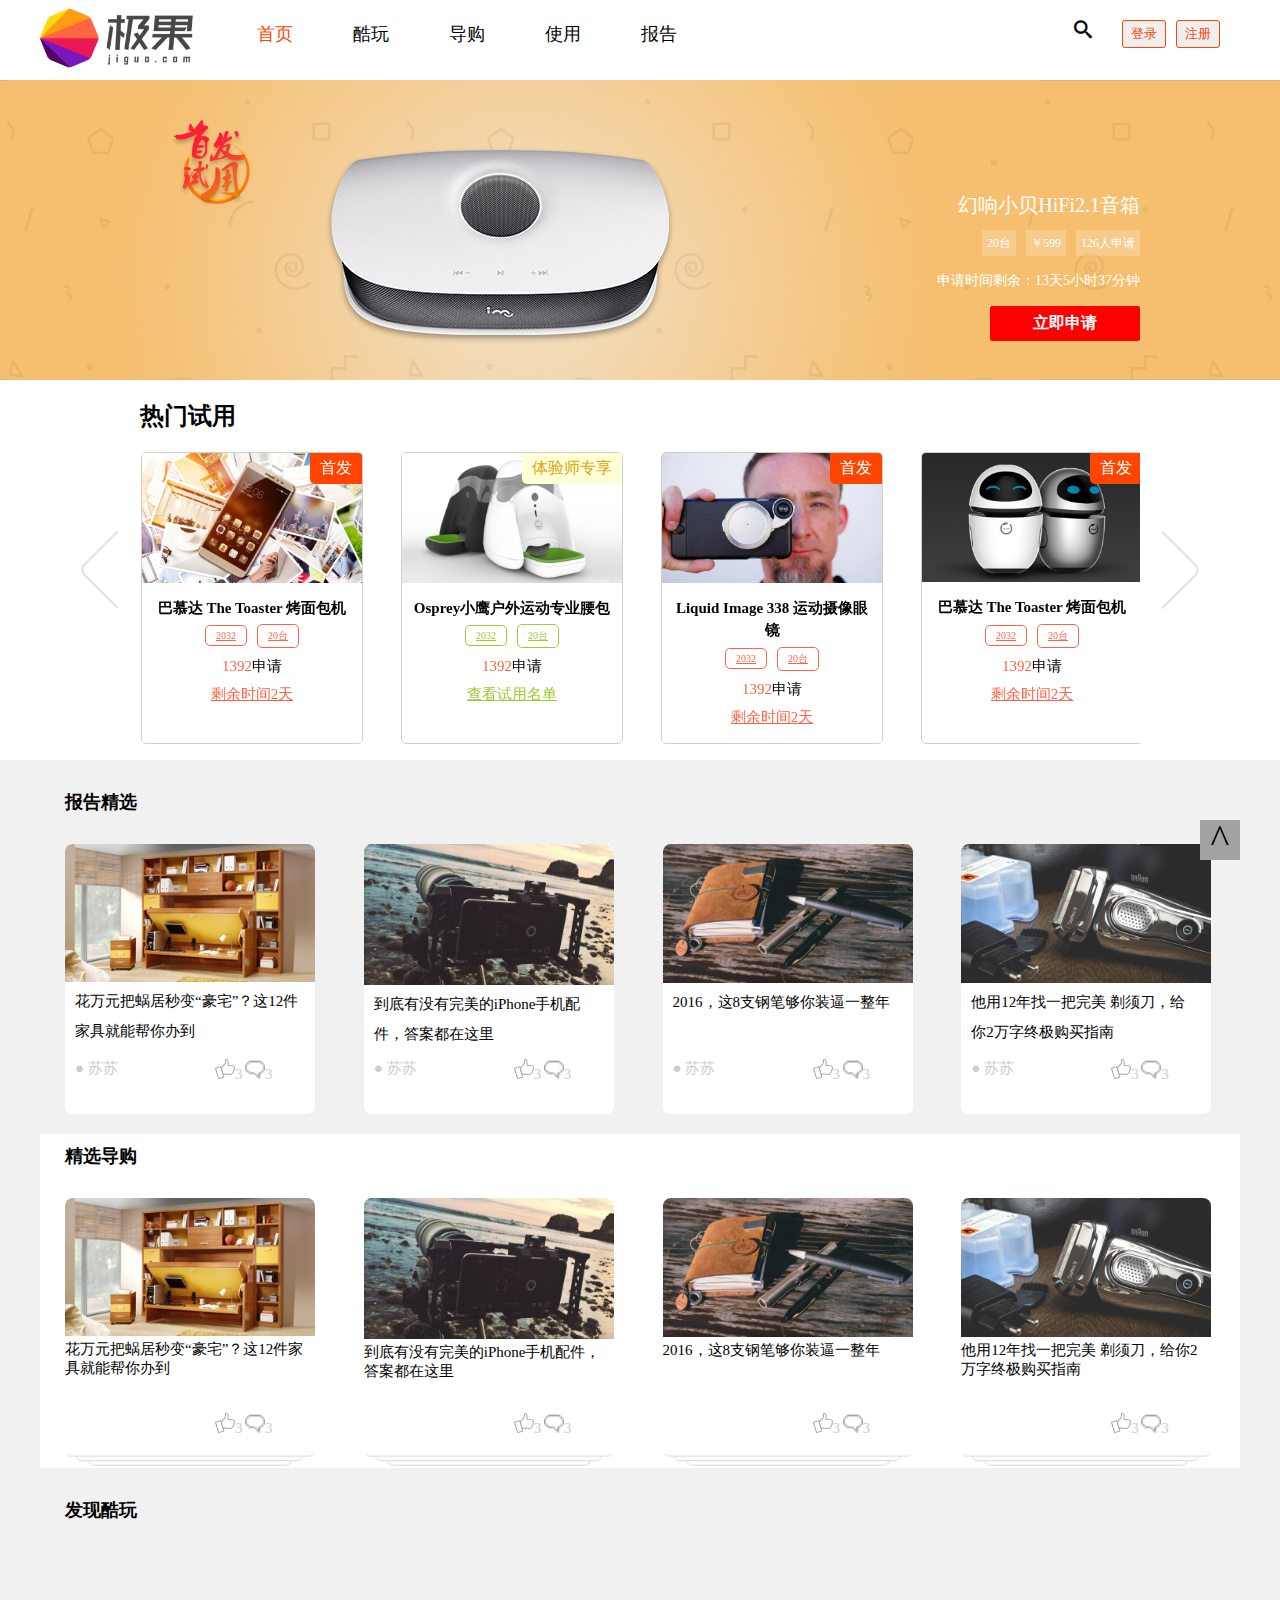
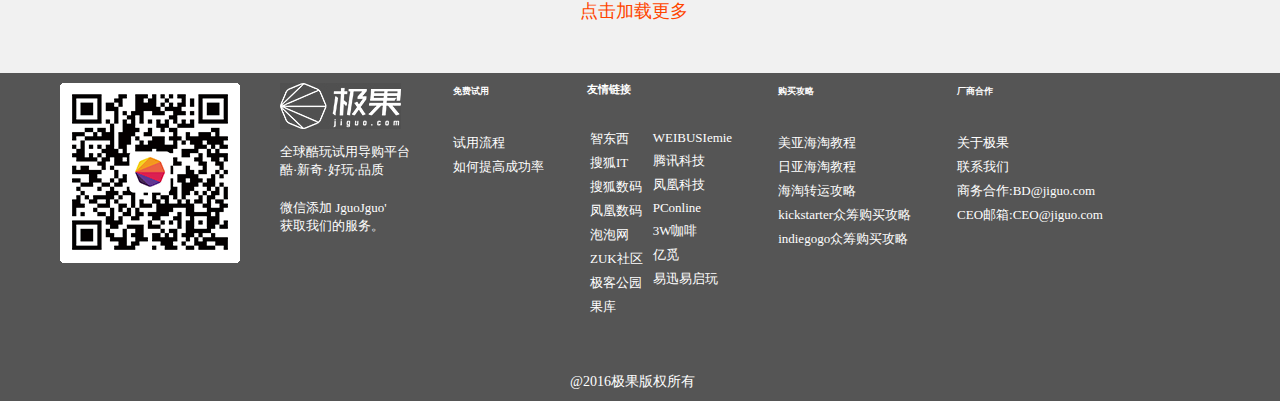
<file: index.html>
<!DOCTYPE html>
<html>
	<head>
		<meta charset="utf-8">
		<title></title>
		<link rel="stylesheet" type="text/css" href="css/public.css" />
		<link rel="stylesheet" type="text/css" href="css/swiper-bundle.css" />
		<link rel="stylesheet" type="text/css" href="css/index.css" />
		<style type="text/css">
			#totop {
				position: fixed;
				z-index: 100;
				right: 40px;
				bottom: 40px;
				width: 40px;
				margin: 0;
				padding: 0;
				height: 40px;
				background: #A2A2A2;
				font-size: 40px;
				text-align: center;
				line-height: 40px;
				cursor: pointer;
			}

			.r_s1 {
				position: absolute;
				width:200px;
				bottom: 10px;
				
			}

			#main .reports_select ul li {
				position: relative;
			}

			#main .guide ul li {
				position: relative;
			}

			#main .coldplay ul li {
				position: relative;
			}

			.bottomImg {
				position: absolute;
				left: 0px;
				bottom: 0px;
			}
		</style>
	</head>
	<body>
		<!-- 头部 -->
		<header class="mui-bar mui-bar-nav">
			<div class="icon">
				<img src="images/logonew.png">
				<ul>
					<a href="index.html">
						<li class="active_li">首页</li>
					</a>
					<a href="play/new.html">
						<li>酷玩</li>
					</a>
					<a href="dgqd.html">
						<li>导购</li>
					</a>
					<a href="trial.html">
						<li>使用</li>
					</a>
					<a href="report/report1.html">
						<li>报告</li>
					</a>
				</ul>
				<div class="surch">
					<span class="icomoon"></span>
					<a href="login.html"><button type="button">注册</button></a>
					<button type="button">登录</button>
				</div>
			</div>
		</header>
		<div class="shadow"></div>
		<div id="big">
			<div id="wrop">
				<div class="left">
					<h4>极果帐号登录</h4>
					<label>
						<i class="icomoon"></i><input type="text" name="" id="" value="" placeholder="手机号" />
					</label>
					<br>
					<label>
						<i class="icomoon"></i><input type="password" name="" placeholder="密码" />
					</label>
					<div class="btn">
						<input type="checkbox" name="" id="" value="" />
						<span>记住密码</span>
						<button type="button">登录</button>
					</div>
					<div class="btn_zc">
						<a href="#" class="zc">注册新帐号</a>
						<a href="#" class="wj">忘记密码？</a>
					</div>
				</div>
				<div class="right">
					<h4>社交网络账号登录</h4>
					<img src="./images/无标题.png" class="ewm">
					<img src="images/weixin-login-center-icon.png" class="wx">
					<div class="group">
						<i class="icomoon"><b>微博</b></i>
						<i class="icomoon"><b>QQ</b></i>
					</div>
				</div>
			</div>
			<div class="x">
				<i class="icomoon"></i>
			</div>
		</div>
		<!-- banner -->
		<div id="banner">
			<!-- <img src="images/original.jpg" > -->
			<div class="sq">
				<div class="right">
					<p>幻响小贝HiFi2.1音箱</p>
					<span>126人申请</span><span>￥599</span><span>20台</span><br>
					<a>申请时间剩余：13天5小时37分钟</a><br>
					<button>立即申请</button>
				</div>
			</div>
		</div>
		<!-- main -->
		<div id="main">
			<!-- 轮播图 -->
			<div class="hot_box">
				<div class="hot_car">
					<div class="hot_text">
						<h2>热门试用</h2>
					</div>
					<div class="swiper-container">
						<div class="swiper-wrapper">
							<div class="swiper-slide">
								<ul class="silders">
									<li>
										<div class="silders_top">首发</div>
										<div><img src="images/hot1.jpg" alt="" width="220">
										</div>
										<div class="silders_text">
											<div>
												<h3>巴慕达 The Toaster 烤面包机</h3>
											</div>
											<div><a href="#">2032</a><a href="#">20台</a></div>
											<div><span>1392</span>申请
											</div>
											<div><a href="#">剩余时间2天</a></div>
										</div>
									</li>
									<li>
										<div class="silders_top active">体验师专享</div>
										<div><img src="images/hot2.jpg" alt="" width="220"></div>
										<div class="silders_text active">
											<div>
												<h3>Osprey小鹰户外运动专业腰包</h3>
											</div>
											<div><a href="#">2032</a><a href="#">20台</a></div>
											<div><span>1392</span>申请
											</div>
											<div><a href="#">查看试用名单</a></div>
										</div>
									</li>
									<li>
										<div class="silders_top">首发</div>
										<div><img src="images/hot3.jpg" alt="" width="220"></div>
										<div class="silders_text">
											<div>
												<h3>Liquid Image 338 运动摄像眼镜</h3>
											</div>
											<div><a href="#">2032</a><a href="#">20台</a></div>
											<div><span>1392</span>申请
											</div>
											<div><a href="#">剩余时间2天</a></div>
										</div>
									</li>
									<li>
										<div class="silders_top">首发</div>
										<div><img src="images/hot4.jpg" alt="" width="220"></div>
										<div class="silders_text">
											<div>
												<h3>巴慕达 The Toaster 烤面包机</h3>
											</div>
											<div><a href="#">2032</a><a href="#">20台</a></div>
											<div><span>1392</span>申请
											</div>
											<div><a href="#">剩余时间2天</a></div>
										</div>
									</li>
								</ul>
							</div>
							<div class="swiper-slide">
								<ul class="silders">
									<li>
										<div class="silders_top">首发</div>
										<div><img src="images/hot5.jpg" alt="" width="220">
										</div>
										<div class="silders_text">
											<div>
												<h3>巴慕达 The Toaster 烤面包机</h3>
											</div>
											<div><a href="#">2032</a><a href="#">20台</a></div>
											<div><span>1392</span>申请
											</div>
											<div><a href="#">剩余时间2天</a></div>
										</div>
									</li>
									<li>
										<div class="silders_top active">体验师专享</div>
										<div><img src="images/hot6.jpg" alt="" width="220"></div>
										<div class="silders_text active">
											<div>
												<h3>Osprey小鹰户外运动专业腰包</h3>
											</div>
											<div><a href="#">2032</a><a href="#">20台</a></div>
											<div><span>1392</span>申请
											</div>
											<div><a href="#">查看试用名单</a></div>
										</div>
									</li>
									<li>
										<div class="silders_top">首发</div>
										<div><img src="images/hot7.jpg" alt="" width="220"></div>
										<div class="silders_text">
											<div>
												<h3>Liquid Image 338 运动摄像眼镜</h3>
											</div>
											<div><a href="#">2032</a><a href="#">20台</a></div>
											<div><span>1392</span>申请
											</div>
											<div><a href="#">剩余时间2天</a></div>
										</div>
									</li>
									<li>
										<div class="silders_top">首发</div>
										<div><img src="images/hot8.jpg" alt="" width="220"></div>
										<div class="silders_text">
											<div>
												<h3>巴慕达 The Toaster 烤面包机</h3>
											</div>
											<div><a href="#">2032</a><a href="#">20台</a></div>
											<div><span>1392</span>申请
											</div>
											<div><a href="#">剩余时间2天</a></div>
										</div>
									</li>
								</ul>
							</div>
							<div class="swiper-slide">
								<ul class="silders">
									<li>
										<div class="silders_top">首发</div>
										<div><img src="images/hot9.jpg" alt="" width="220">
										</div>
										<div class="silders_text">
											<div>
												<h3>巴慕达 The Toaster 烤面包机</h3>
											</div>
											<div><a href="#">2032</a><a href="#">20台</a></div>
											<div><span>1392</span>申请
											</div>
											<div><a href="#">剩余时间2天</a></div>
										</div>
									</li>
									<li>
										<div class="silders_top active">体验师专享</div>
										<div><img src="images/hot10.jpg" alt="" width="220"></div>
										<div class="silders_text active">
											<div>
												<h3>Osprey小鹰户外运动专业腰包</h3>
											</div>
											<div><a href="#">2032</a><a href="#">20台</a></div>
											<div><span>1392</span>申请
											</div>
											<div><a href="#">查看试用名单</a></div>
										</div>
									</li>
									<li>
										<div class="silders_top">首发</div>
										<div><img src="images/hot11.jpg" alt="" width="220"></div>
										<div class="silders_text">
											<div>
												<h3>Liquid Image 338 运动摄像眼镜</h3>
											</div>
											<div><a href="#">2032</a><a href="#">20台</a></div>
											<div><span>1392</span>申请
											</div>
											<div><a href="#">剩余时间2天</a></div>
										</div>
									</li>
									<li>
										<div class="silders_top">首发</div>
										<div><img src="images/hot12.jpg" alt="" width="220"></div>
										<div class="silders_text">
											<div>
												<h3>巴慕达 The Toaster 烤面包机</h3>
											</div>
											<div><a href="#">2032</a><a href="#">20台</a></div>
											<div><span>1392</span>申请
											</div>
											<div><a href="#">剩余时间2天</a></div>
										</div>
									</li>
								</ul>
							</div>
						</div>
					</div>
					<i class="hot_prev"><img src="images/prev.png" alt=""></i>
					<i class="hot_next"><img src="images/next.png" alt=""></i>
				</div>

			</div>
			<!-- 报告精选 -->
			<div class="reports_select">
				<h4>报告精选</h4>
				<ul>
					<li>
						<img src='./images/g1.jpg '><span class="reports_t">花万元把蜗居秒变“豪宅”？这12件家具就能帮你办到</span>
						<div class="r_s1">
							<span>● 苏苏</span>
							<span class="reports_pl"><img src="images/reply.png">3</span>
							<span class="reports_pl"><img src="images/use5.png">3</span>
						</div>
					</li>
					<li>
						<img src='./images/g2.jpg '><span class="reports_t">到底有没有完美的iPhone手机配件，答案都在这里</span>
						<div class="r_s1">
							<span>● 苏苏</span>
							<span class="reports_pl"><img src="images/reply.png">3</span>
							<span class="reports_pl"><img src="images/use5.png">3</span>
						</div>
					</li>
					<li>
						<img src='./images/g3.jpg '><span class="reports_t">2016，这8支钢笔够你装逼一整年</span>
						<div class="r_s1">
							<span>● 苏苏</span>
							<span class="reports_pl"><img src="images/reply.png">3</span>
							<span class="reports_pl"><img src="images/use5.png">3</span>
						</div>
					</li>
					<li>
						<img src='./images/g4.jpg '><span class="reports_t">他用12年找一把完美 剃须刀，给你2万字终极购买指南</span>
						<div class="r_s1">
							<span>● 苏苏</span>
							<span class="reports_pl"><img src="images/reply.png">3</span>
							<span class="reports_pl"><img src="images/use5.png">3</span>
						</div>
					</li>
				</ul>
			</div>
			<!-- 精选导购 -->
			<div class="Guide">
				<div class="guide">
					<h4>精选导购</h4>
					<ul>
						<li>
							<img src='./images/g1.jpg '><span class="reports_t">花万元把蜗居秒变“豪宅”？这12件家具就能帮你办到</span>
							<div class="r_s1">
								<span class="reports_pl"><img src="images/reply.png">3</span>
								<span class="reports_pl"><img src="images/use5.png">3</span>
							</div>
							<img class="bottomImg" src="./images/listbg.jpg" alt="">
						</li>
						<li>
							<img src='./images/g2.jpg '><span class="reports_t">到底有没有完美的iPhone手机配件，答案都在这里</span>
							<div class="r_s1">
								<span class="reports_pl"><img src="images/reply.png">3</span>
								<span class="reports_pl"><img src="images/use5.png">3</span>
							</div>
							<img class="bottomImg" src="./images/listbg.jpg" alt="">
						</li>
						<li>
							<img src='./images/g3.jpg '><span class="reports_t">2016，这8支钢笔够你装逼一整年</span>
							<div class="r_s1">
								<span class="reports_pl"><img src="images/reply.png">3</span>
								<span class="reports_pl"><img src="images/use5.png">3</span>
							</div>
							<img class="bottomImg" src="./images/listbg.jpg" alt="">
						</li>
						<li>
							<img src='./images/g4.jpg '><span class="reports_t">他用12年找一把完美 剃须刀，给你2万字终极购买指南</span>
							<div class="r_s1">
								<span class="reports_pl"><img src="images/reply.png">3</span>
								<span class="reports_pl"><img src="images/use5.png">3</span>
							</div>
							<img class="bottomImg" src="./images/listbg.jpg" alt="">
						</li>
					</ul>
				</div>
			</div>
			<!-- 发现酷玩 -->
			<div class="coldplay">
				<h4>发现酷玩</h4>
				<ul>

				</ul>
			</div>
			<div class="jz">
				<span>点击加载更多</span>
				<img src="images/loading-icon.gif">
			</div>
		</div>
		<!-- 底部 -->
		<footer>
			<div class="footer_mes">
				<div class="f1"></div>
				<div class="f2">
					<img src="images/logoImg.jpg">
					<p>全球酷玩试用导购平台<br>酷·新奇·好玩·品质</p>
					<p>微信添加 JguoJguo'<br>获取我们的服务。</p>
				</div>
				<div class="f3">
					<a href="about.html">
						<h6>免费试用</h6>
					</a>
					<a>试用流程</a>
					<a>如何提高成功率</a>
				</div>
				<div class="f4">
					<h6>友情链接</h6>
					<ul>
						<li>
							<a href="http://digi.it.sohu.com/">智东西</a>
							<a href="http://www.itinf.com/">搜狐IT</a>
							<a href="http://digi.it.sohu.com/">搜狐数码</a>
							<a href="http://tech.ifeng.com/digi/">凤凰数码</a>
							<a href="http://www.pcpop.com/">泡泡网</a>
							<a href="https://www.520z-2.com/k/lianxiangshoujizukshequ/">ZUK社区</a>
							<a href="http://www.geekpark.net/">极客公园</a>
							<a href="https://top.aizhan.com/44545.html">果库</a>
						</li>
						<li>
							<a href="">WEIBUSIemie</a>
							<a href="https://new.qq.com/ch/tech/">腾讯科技</a>
							<a href="https://tech.ifeng.com/">凤凰科技</a>
							<a href="https://www.pconline.com.cn/">PConline</a>
							<a href="https://www.3wcoffee.com/space/list">3W咖啡</a>
							<a href="http://www.emie.com/">亿觅</a>
							<a href="https://dl.pconline.com.cn/download/172473.html">易迅易启玩</a>
						</li>
					</ul>
				</div>
				<div class="f5">
					<a href="guide/guide.html">
						<h6>购买攻略</h6>
					</a>
					<a>美亚海淘教程</a>
					<a>日亚海淘教程</a>
					<a>海淘转运攻略</a>
					<a>kickstarter众筹购买攻略</a>
					<a>indiegogo众筹购买攻略</a>
				</div>
				<div class="f6">
					<a href="help.html">
						<h6>厂商合作</h6>
					</a>
					<a>关于极果</a>
					<a>联系我们</a>
					<a>商务合作:BD@jiguo.com</a>
					<a>CEO邮箱:CEO@jiguo.com</a>
				</div>
			</div>
			<div class="banq">
				<p>@2016极果版权所有</p>
			</div>
		</footer>
		<div id="totop">
			^
		</div>
	</body>
	<script src="js/jquery-3.5.1.min.js"></script>
	<script src="js/swiper-bundle.js"></script>
	<script src="js/index.js"></script>
	<script>
		$.ajax({
			url: "http://192.168.1.24:3000/users/register",
			type: 'post',
			dataType: 'json',
			success: function(data) {
				console.log(data)
			}
		});

		//
		$(document).scroll(function() {
			if ($(this).scrollTop() > 300) {
				$("#totop").stop().fadeIn()
			} else {
				$("#totop").stop().fadeOut()
			}
		})
		$("#totop").click(function() {
			$("html,body").stop().animate({
				scrollTop: 0
			}, 800);
		})
	</script>
</html>
</file>
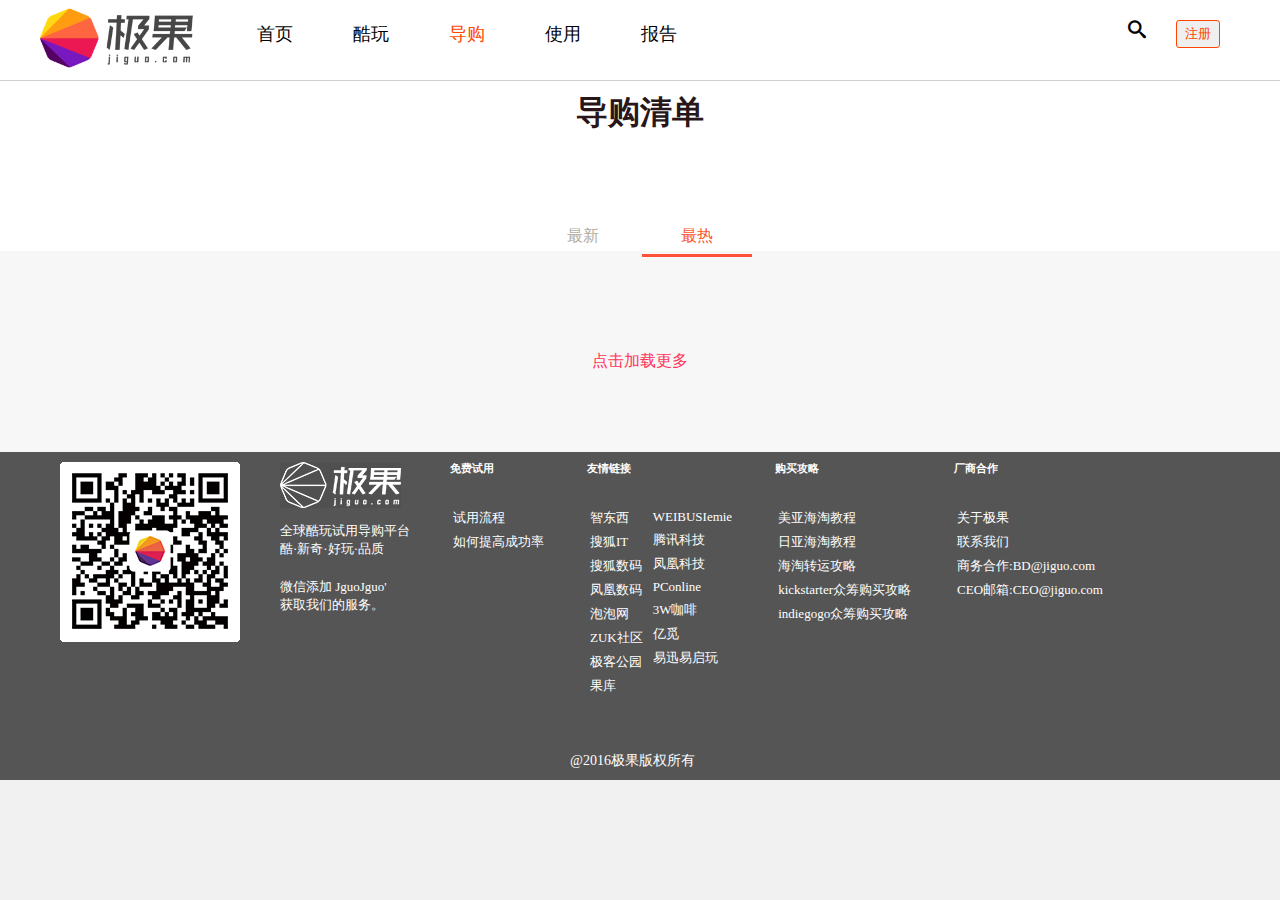
<file: dgqd.html>
<!DOCTYPE html>
<html>
	<head>
		<meta charset="utf-8">
		<title></title>
        <link rel="stylesheet" type="text/css" href="css/public.css"/>
        <link rel="stylesheet" href="css/dgqd.css">
	</head>
	<body>
		<!-- 头部 -->
		<header class="mui-bar mui-bar-nav">
			<div class="icon">
				<img src="images/logonew.png">
				<ul>
					<a href="index.html"><li class="">首页</li></a>
					<a href="play/new.html"><li>酷玩</li></a>
					<a href="dgqd.html" ><li class="active_li">导购</li></a>
					<a href="trial.html"><li>使用</li></a>
					<a href="report/report1.html"><li>报告</li></a>
				</ul>
				<div class="surch">
					<span class="icomoon"></span>
                    <button type="button">注册</button>
                    <!-- <button type="button">登录</button> -->
				</div>
			</div>
		</header>
        <!-- 内容 -->
        <div class="box">
            <div class="yemei">
                 <h1>导购清单</h1>
                 <ul class="ul1">
                     <li >最新</li>
                     <li class="active">最热</li>
                </ul>
            </div>
           <div class="neir">
               <div class="neir-box">
                    <div class="zuixin">
                        <!-- <span class="zuixin-span">
                            <img src="images/g1.jpg" alt="">
							<span class="zt">花万元把蜗居秒变"豪宅"？这12件家具就能帮你办到</span><br>
							<span class="a">
								<a><img src="images/xinRedo.png" alt="">3</a>
                                 <a><img src="images/reply.png" alt="">3</a>
							</span>
                             <span class="span1"><img src="images/listbg.jpg" alt=""></span>
						</span> -->
						
                    </div>
                    <div class="zuire">
                        <!-- <span class="zuire-span">
                            <img src="images/g2.jpg" alt="">
							<span class="zt">花万元把蜗居秒变"豪宅"？这12件家具就能帮你办到</span><br>
							<span class="a">
								<a><img src="images/xinRedo.png" alt="">3</a>
                                 <a><img src="images/reply.png" alt="">3</a>
							</span>
                             <span class="span1"><img src="images/listbg.jpg" alt=""></span>
                        </span> -->
                    </div>    
               </div> 
			   <div class="jiaz">
				<div>
					 <span class="jiaz-span">点击加载更多</span>
					 <img class="jiaz-img" src="images/loading-icon.gif" alt="">
				</div>
			</div>
           </div>
        </div>
		<!-- 底部 -->
		<footer>
			<div class="footer_mes">
				<div class="f1"></div>
				<div class="f2">
					<img src="images/logoImg.jpg" >
					<p>全球酷玩试用导购平台<br>酷·新奇·好玩·品质</p>
					<p>微信添加 JguoJguo'<br>获取我们的服务。</p>
				</div>
				<div class="f3">
					<h6>免费试用</h6>
					<a>试用流程</a>
					<a>如何提高成功率</a>
				</div>
				<div class="f4">
					<h6>友情链接</h6>
					<ul>
						<li>
							<a>智东西</a>
							<a>搜狐IT</a>
							<a>搜狐数码</a>
							<a>凤凰数码</a>
							<a>泡泡网</a>
							<a>ZUK社区</a>
							<a>极客公园</a>
							<a>果库</a>
						</li>
						<li>
							<a>WEIBUSIemie</a>
							<a>腾讯科技</a>
							<a>凤凰科技</a>
							<a>PConline</a>
							<a>3W咖啡</a>
							<a>亿觅</a>
							<a>易迅易启玩</a>
							
						</li>
					</ul>
				</div>
				<div class="f5">
					<h6>购买攻略</h6>
					<a>美亚海淘教程</a>
					<a>日亚海淘教程</a>
					<a>海淘转运攻略</a>
					<a>kickstarter众筹购买攻略</a>
					<a>indiegogo众筹购买攻略</a>
				</div>
				<div class="f6">
					<h6>厂商合作</h6>
					<a>关于极果</a>
					<a>联系我们</a>
					<a>商务合作:BD@jiguo.com</a>
					<a>CEO邮箱:CEO@jiguo.com</a>
				</div>
			</div>
			<div class="banq">
				<p>@2016极果版权所有</p>
			</div>
		</footer>
	</body>
	<script src="js/jquery-3.5.1.min.js"></script>
	<script src="js/swiper-bundle.js"></script>
	<script>
		$(".ul1 li:first").click(function(){
			$(this).addClass("active").siblings().removeClass("active");
			$(".zuixin").show();
			$(".zuire").hide();
		});
		$(".ul1 li:last").click(function(){
			$(this).addClass("active").siblings().removeClass("active");
			$(".zuixin").hide();
			$(".zuire").show();
		})
	</script>
	<script>
		var zuixin = document.querySelector(".zuixin");
		var zuier = document.querySelector(".zuire");
		var  jiaz = document.querySelector(".jiaz-span");
		console.log(jiaz)
		console.log(zuier)
		console.log(zuixin)
		function jz(){
			$.ajax({
			url:"http://192.168.1.24:3000/guid/new",
			type:'GET',
			dataType:'json',
			success:function(data){
				console.log(data)
				for(var i = 0; i < 8;i++){
					zuixin.innerHTML += '<span class="zuixin-span">'+'<img src='+data[i].img+'>'+'<span class="zt">'+data[i].text+'</span>'
						+'<span class="a">'+'<a>'+'<img src=images/xinRedo.png>3'+'</a>'+'<a>'+'<img src=images/reply.png>3'+'</a>'+'</span>'
						+'<span class="span1">'+'<img src=images/listbg.jpg>'+'</span>'+'</span>';
					   zuier.innerHTML +=	'<span class="zuire-span">'+'<img src='+data[i].img+'>'+'<span class="zt">'+data[i].text+'</span>'
					   	+'<span class="a">'+'<a>'+'<img src=images/xinRedo.png>3'+'</a>'+'<a>'+'<img src=images/reply.png>3'+'</a>'+'</span>'
				     	+'<span class="span1">'+'<img src=images/listbg.jpg>'+'</span>'+'</span>';
				} 
			}
		  });
		}
		jz();
		$(".jiaz-span").click(function(){
			$(this).hide(),$(".jiaz-img").show();
			setTimeout(function(){
				jz();
				$(".jiaz-span").show();
				$(".jiaz-img").hide();
			},2000)
		})
		
		/* $(".jiaz-span").click(function(){
			
			setTimeout($(this).show(),$(".jiaz-img").hide(),3000);
			
		}) */
	</script>
</html>
</file>
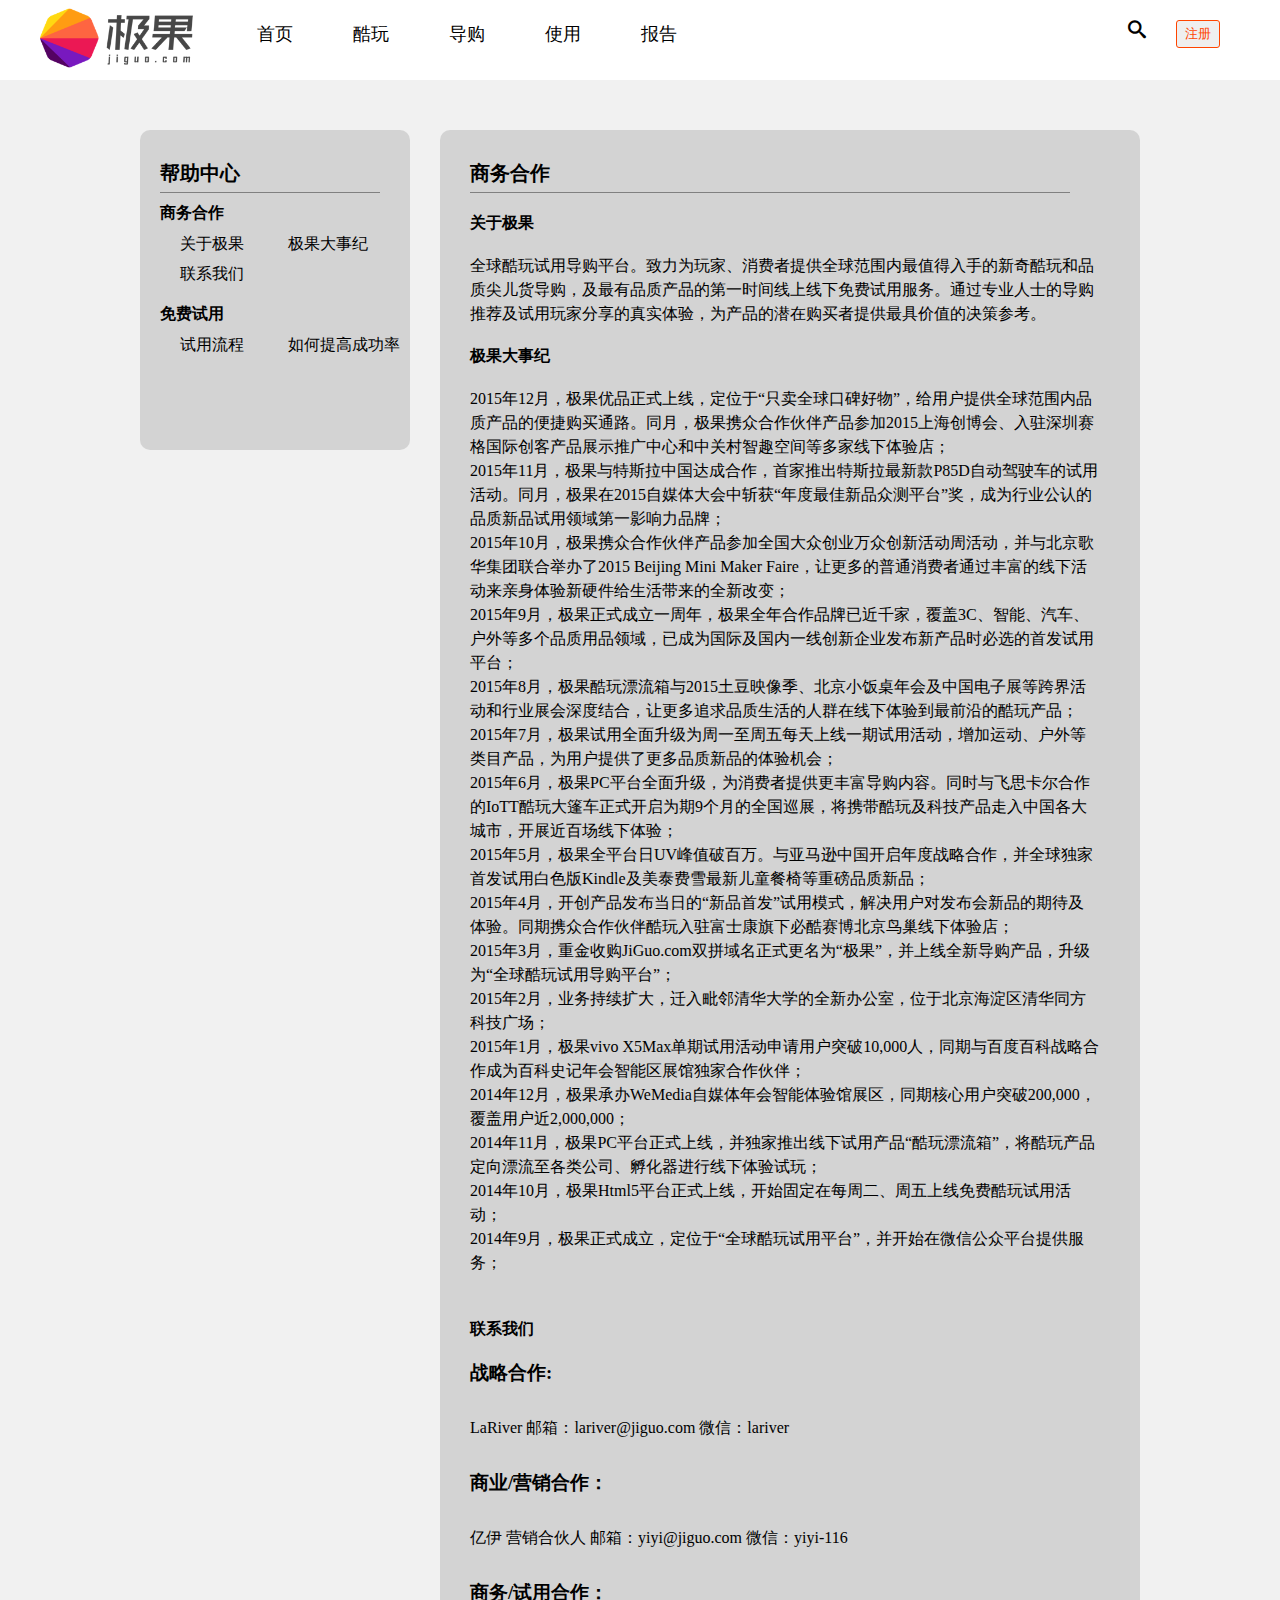
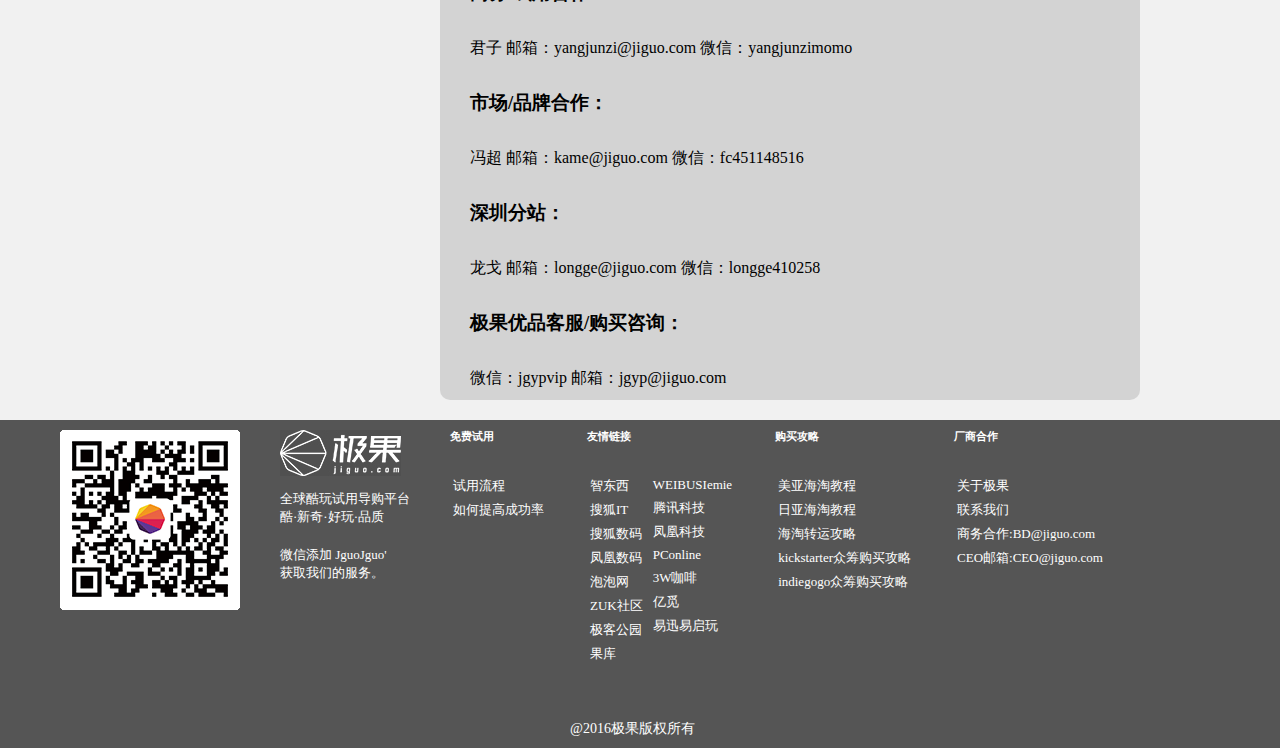
<file: help.html>
<!DOCTYPE html>
<html lang="en">

	<head>
		<meta charset="UTF-8">
		<meta name="viewport" content="width=device-width, initial-scale=1.0">
		<title>商务合作</title>
		<link rel="stylesheet" href="css/help.css">
		<link rel="stylesheet" href="css/public.css">
	</head>

	<body>
		<header class="mui-bar mui-bar-nav">
			<div class="icon">
				<a href=""><img src="./images/logonew.png"></a>
				<ul>
					<a href="index.html">
						<li>首页</li>
					</a>
					<a href="play/new.html">
						<li>酷玩</li>
					</a>
					<a href="dgqd.html">
						<li>导购</li>
					</a>
					<a href="trial.html">
						<li>使用</li>
					</a>
					<a href="report/report1.html">
						<li>报告</li>
					</a>
				</ul>
				<div class="surch">
					<span class="icomoon"></span>
					<button type="button">注册</button>
				</div>
			</div>
		</header>
		<!-- 文本内容 -->
		<div class="cont">
			<div class="cont-left">
				<span>帮助中心</span>
				<h4 id="hezuo">商务合作</h4>
				<ul id="ul-top">
					<li>关于极果</li>
					<li>极果大事纪</li>
					<li>联系我们</li>
				</ul>
				<h4 id="free">免费试用</h4>
				<ul id="ul-footer">
					<li>试用流程</li>
					<li>如何提高成功率</li>
				</ul>
			</div>
			<!-- 右边部分 -->
			<div class="cont-right active">
				<span>商务合作</span>
				<h4>关于极果</h4>
				<div class="about">
					全球酷玩试用导购平台。致力为玩家、消费者提供全球范围内最值得入手的新奇酷玩和品质尖儿货导购，及最有品质产品的第一时间线上线下免费试用服务。通过专业人士的导购推荐及试用玩家分享的真实体验，为产品的潜在购买者提供最具价值的决策参考。
				</div>
				<h4>极果大事纪</h4>
				<div class="about">
					2015年12月，极果优品正式上线，定位于“只卖全球口碑好物”，给用户提供全球范围内品质产品的便捷购买通路。同月，极果携众合作伙伴产品参加2015上海创博会、入驻深圳赛格国际创客产品展示推广中心和中关村智趣空间等多家线下体验店；
					<br>2015年11月，极果与特斯拉中国达成合作，首家推出特斯拉最新款P85D自动驾驶车的试用活动。同月，极果在2015自媒体大会中斩获“年度最佳新品众测平台”奖，成为行业公认的品质新品试用领域第一影响力品牌； <br>2015年10月，极果携众合作伙伴产品参加全国大众创业万众创新活动周活动，并与北京歌华集团联合举办了2015
					Beijing Mini Maker Faire，让更多的普通消费者通过丰富的线下活动来亲身体验新硬件给生活带来的全新改变； <br>2015年9月，极果正式成立一周年，极果全年合作品牌已近千家，覆盖3C、智能、汽车、户外等多个品质用品领域，已成为国际及国内一线创新企业发布新产品时必选的首发试用平台；<br>
					2015年8月，极果酷玩漂流箱与2015土豆映像季、北京小饭桌年会及中国电子展等跨界活动和行业展会深度结合，让更多追求品质生活的人群在线下体验到最前沿的酷玩产品；
					<br>2015年7月，极果试用全面升级为周一至周五每天上线一期试用活动，增加运动、户外等类目产品，为用户提供了更多品质新品的体验机会； <br>2015年6月，极果PC平台全面升级，为消费者提供更丰富导购内容。同时与飞思卡尔合作的IoTT酷玩大篷车正式开启为期9个月的全国巡展，将携带酷玩及科技产品走入中国各大城市，开展近百场线下体验；
					<br>2015年5月，极果全平台日UV峰值破百万。与亚马逊中国开启年度战略合作，并全球独家首发试用白色版Kindle及美泰费雪最新儿童餐椅等重磅品质新品；
					<br>2015年4月，开创产品发布当日的“新品首发”试用模式，解决用户对发布会新品的期待及体验。同期携众合作伙伴酷玩入驻富士康旗下必酷赛博北京鸟巢线下体验店； <br>2015年3月，重金收购JiGuo.com双拼域名正式更名为“极果”，并上线全新导购产品，升级为“全球酷玩试用导购平台”；
					<br>2015年2月，业务持续扩大，迁入毗邻清华大学的全新办公室，位于北京海淀区清华同方科技广场； <br>2015年1月，极果vivo
					X5Max单期试用活动申请用户突破10,000人，同期与百度百科战略合作成为百科史记年会智能区展馆独家合作伙伴；
					<br>2014年12月，极果承办WeMedia自媒体年会智能体验馆展区，同期核心用户突破200,000，覆盖用户近2,000,000； <br>2014年11月，极果PC平台正式上线，并独家推出线下试用产品“酷玩漂流箱”，将酷玩产品定向漂流至各类公司、孵化器进行线下体验试玩；
					<br>2014年10月，极果Html5平台正式上线，开始固定在每周二、周五上线免费酷玩试用活动； <br>2014年9月，极果正式成立，定位于“全球酷玩试用平台”，并开始在微信公众平台提供服务；
					<br><br>
				</div>
				<h4>联系我们</h4>
				<h3>战略合作:</h3>
				<ul>
					<li>LaRiver</li>
					<li>邮箱：lariver@jiguo.com</li>
					<li>微信：lariver</li>
				</ul>
				<h3>商业/营销合作：</h3>
				<ul>
					<li>亿伊</li>
					<li>营销合伙人</li>
					<li>邮箱：yiyi@jiguo.com</li>
					<li>微信：yiyi-116</li>
				</ul>
				<h3>商务/试用合作：</h3>
				<ul>
					<li>君子</li>
					<li>邮箱：yangjunzi@jiguo.com</li>
					<li>微信：yangjunzimomo</li>
				</ul>
				<h3>市场/品牌合作：</h3>
				<ul>
					<li>冯超</li>
					<li>邮箱：kame@jiguo.com</li>
					<li>微信：fc451148516</li>
				</ul>
				<h3>深圳分站：</h3>
				<ul>
					<li>龙戈</li>
					<li>邮箱：longge@jiguo.com</li>
					<li>微信：longge410258</li>
				</ul>
				<h3>极果优品客服/购买咨询：</h3>
				<ul>
					<li>微信：jgypvip</li>
					<li>邮箱：jgyp@jiguo.com</li>
				</ul>
			</div>
			<!-- 右边更换部分 -->
			<div class="cont-right">
				<span>免费试用</span>
				<br>
				<h4>试用流程</h4>
				<ul id="steps">
					<li>Step1：报名申请试用</li>
					<li>Step2：筛选并公布试用名单</li>
					<li>Step3：客服电话或短信通知试用者</li>
					<li>Step4：收取押金后寄送产品和试用须知</li>
					<li>Step5：用户收货并在朋友圈或微博晒单</li>
					<li>Step6：试用并在规定时间上传体验报告</li>
					<li>Step7：审核报告并确认产品是否回收</li>
					<li>Step8：返还试用机，收货后退还押金</li>
				</ul>
				<br>
				<h4>试用注意事项</h4>
				<ul>
					<li>1. 收到试用通知，2天不回复算弃权</li>
					<li>2. 拒缴押金则取消试用资格</li>
					<li>3. 试用机被人为损坏须赔偿 Beijing Mini Maker Faire，让更多的普通消费者通过丰富的线下活动来亲身体验新硬件给生活带来的全新改变；</li>
					<li>4. 严重拖延报告将影响后续活动资格</li>
					<li>5. 30天内不得凭借拉票重复中签试用，以当月首次为准，不得调换，遇有重复则资格顺延。</li>
					<li>6. 客服妹妹QQ： 3287633427</li>
				</ul><br>

				<h4>如何提高申请成功率</h4>
				<ul>
					<li>1. 完善个人主页，展现专业性（请在手机端页面完善：m.jiguo.com）</li>
					<li>2. 试用计划明确且有新意</li>
					<li>3. 在社交网络或圈子里有大影响力</li>
					<li>4. 使劲拉票，但禁止恶意刷票</li>
					<li>5. 认真参与并转发极果的活动</li>
					<li>BTW：极果不是福利社，给基友、男友、女友送礼物，献爱心以及完成小时候心愿神马的一概不会通过哦～</li>
				</ul>
			</div>
		</div>

		<!-- 底部 -->
		<footer>
			<div class="footer_mes">
				<div class="f1"></div>
				<div class="f2">
					<img src="images/logoImg.jpg">
					<p>全球酷玩试用导购平台<br>酷·新奇·好玩·品质</p>
					<p>微信添加 JguoJguo'<br>获取我们的服务。</p>
				</div>
				<div class="f3">
					<h6>免费试用</h6>
					<a>试用流程</a>
					<a>如何提高成功率</a>
				</div>
				<div class="f4">
					<h6>友情链接</h6>
					<ul>
						<li>
							<a>智东西</a>
							<a>搜狐IT</a>
							<a>搜狐数码</a>
							<a>凤凰数码</a>
							<a>泡泡网</a>
							<a>ZUK社区</a>
							<a>极客公园</a>
							<a>果库</a>
						</li>
						<li>
							<a>WEIBUSIemie</a>
							<a>腾讯科技</a>
							<a>凤凰科技</a>
							<a>PConline</a>
							<a>3W咖啡</a>
							<a>亿觅</a>
							<a>易迅易启玩</a>

						</li>
					</ul>
				</div>
				<div class="f5">
					<h6>购买攻略</h6>
					<a>美亚海淘教程</a>
					<a>日亚海淘教程</a>
					<a>海淘转运攻略</a>
					<a>kickstarter众筹购买攻略</a>
					<a>indiegogo众筹购买攻略</a>
				</div>
				<div class="f6">
					<h6>厂商合作</h6>
					<a>关于极果</a>
					<a>联系我们</a>
					<a>商务合作:BD@jiguo.com</a>
					<a>CEO邮箱:CEO@jiguo.com</a>
				</div>
			</div>
			<div class="banq">
				<p>@2016极果版权所有</p>
			</div>
		</footer>
	</body>
	<script src="./js/jquery-3.5.1.min.js"></script>
	<script>
		var cont = document.querySelector(".cont");
		var h4s = cont.querySelectorAll("h4");
		var divs = cont.querySelectorAll(".cont-right");

		for (var i = 0; i < h4s.length; i++) {
			h4s[i].index = i;
			h4s[i].onclick = function() {
				for (var n = 0; n < h4s.length; n++) {
					h4s[n].className = "";
				}
				this.className = "active";
				for (var m = 0; m < divs.length; m++) {
					$(divs[m]).removeClass("active");
				}
				divs[this.index].className += " active";

			}
		}
	</script>

</html>
</file>
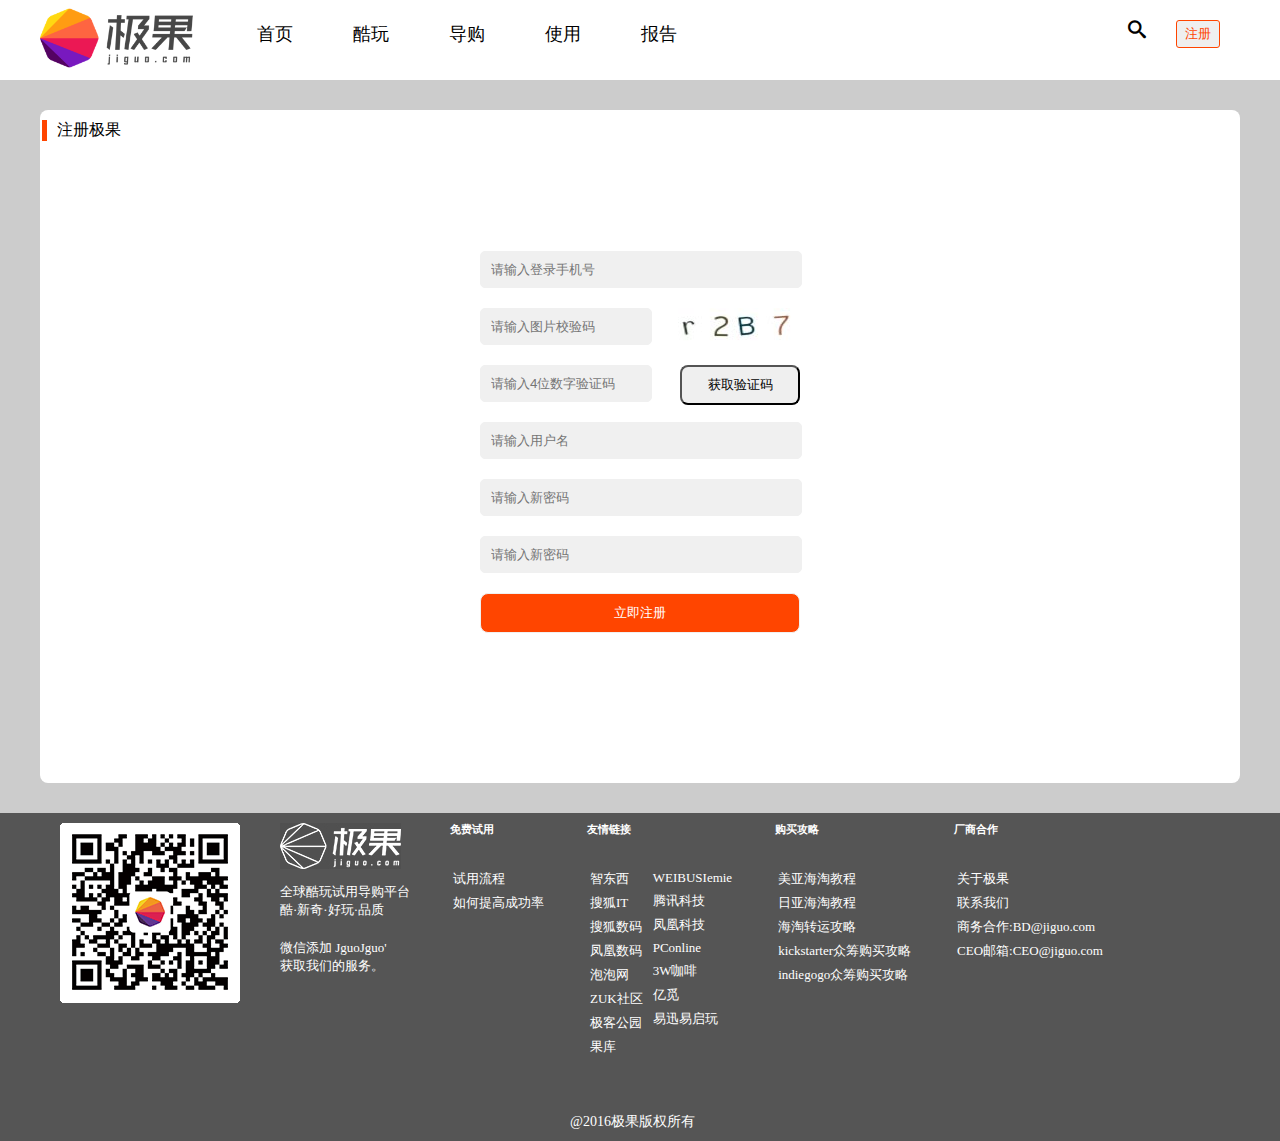
<file: login.html>
<!DOCTYPE html>
<html>
	<head>
		<meta charset="utf-8">
		<title></title>
		<link rel="stylesheet" type="text/css" href="css/public.css"/>
		<script src="js/jquery-3.5.1.min.js"></script>
		<script src="js/public.js"></script>
		<style type="text/css">
			body{
				background: #ccc;
			}
			#main{
				width: 1200px;
				margin: 0 auto;
				margin-top: 30px;
				margin-bottom: 30px;
				border-radius: 8px;
				background: white;
			}
			#main h4{
				margin: 10px 2px;
				padding: 0 10px;
				font-size: 16px;
				font-weight: 200;
				display: inline-block;
				border-left: 5px solid orangered;
			}
			form{
				width: 320px;
				margin: 0 auto;
				margin-top: 100px;
				padding-bottom: 150px;
			}
		   form	div{
				margin-top: 20px;
			}
			input{
				width: 300px;
				height: 25px;
				padding: 5px 10px;
				border: 1px solid #F0F0F0;
				border-radius: 5px;
				background-color: #f0f0f0;
				outline: none;
			}
			.jym{
				width: 150px;
			}
			.mui-input-row img{
				vertical-align: middle;
				float: right;
			}
			.yzm{
				width: 150px;
			}
			.yzm1{
				width: 150px;
			}
			.mui-input-row button{
				width: 120px;
				height: 40px;
				float: right;
				outline: none;
				border-radius: 8px;
			}
			.register button{
				width: 100%;
				height: 40px;
				border-radius: 8px;
				outline: none;
				background-color: orangered;
				color: white;
				border: 1px solid #F0F0F0;
			}
		</style>
	</head>
	<body>
		<!-- 头部 -->
		<header class="mui-bar mui-bar-nav">
			<div class="icon">
				<img src="images/logonew.png">
				<ul>
					<a href="index.html"><li>首页</li></a>
					<a href="play/new.html"><li>酷玩</li></a>
					<a href="dgqd.html"><li>导购</li></a>
					<a href="trial.html"><li>使用</li></a>
					<a href="report/report1.html"><li>报告</li></a>
				</ul>
				<div class="surch">
					<span class="icomoon"></span>
					<button type="button">注册</button>
				</div>
			</div>
		</header>
		<!-- 主体 -->
		<div id="main">
			<h4>注册极果</h4>
			<form class="mui-input-group">
				<div class="mui-input-row">
					<input type="text" class="phone" placeholder="请输入登录手机号">
				</div>
				<div class="mui-input-row">
					<input type="text" class="jym" placeholder="请输入图片校验码">
					<label><img src="images/imgCode.jpg" ></label>
				</div>
				<div class="mui-input-row">
					<input type="text" class="yzm1" placeholder="请输入4位数字验证码">
					<label><button type="button" class="yzm">获取验证码</button></label>
				</div>
				<div class="mui-input-row">
					<input type="text" class="userName" placeholder="请输入用户名">
				</div>
				<div class="mui-input-row">
					<input type="password" class="passward1" placeholder="请输入新密码">
				</div>
				<div class="mui-input-row">
					<input type="password" class="passward2" placeholder="请输入新密码">
				</div>
				<div class="register">
					<a href="index.html"><button type="button">立即注册</button></a>
				</div>
			</form>
		</div>

		<!-- 底部 -->
		<footer>
			<div class="footer_mes">
				<div class="f1"></div>
				<div class="f2">
					<img src="images/logoImg.jpg" >
					<p>全球酷玩试用导购平台<br>酷·新奇·好玩·品质</p>
					<p>微信添加 JguoJguo'<br>获取我们的服务。</p>
				</div>
				<div class="f3">
					<h6>免费试用</h6>
					<a>试用流程</a>
					<a>如何提高成功率</a>
				</div>
				<div class="f4">
					<h6>友情链接</h6>
					<ul>
						<li>
							<a>智东西</a>
							<a>搜狐IT</a>
							<a>搜狐数码</a>
							<a>凤凰数码</a>
							<a>泡泡网</a>
							<a>ZUK社区</a>
							<a>极客公园</a>
							<a>果库</a>
						</li>
						<li>
							<a>WEIBUSIemie</a>
							<a>腾讯科技</a>
							<a>凤凰科技</a>
							<a>PConline</a>
							<a>3W咖啡</a>
							<a>亿觅</a>
							<a>易迅易启玩</a>
							
						</li>
					</ul>
				</div>
				<div class="f5">
					<h6>购买攻略</h6>
					<a>美亚海淘教程</a>
					<a>日亚海淘教程</a>
					<a>海淘转运攻略</a>
					<a>kickstarter众筹购买攻略</a>
					<a>indiegogo众筹购买攻略</a>
				</div>
				<div class="f6">
					<h6>厂商合作</h6>
					<a>关于极果</a>
					<a>联系我们</a>
					<a>商务合作:BD@jiguo.com</a>
					<a>CEO邮箱:CEO@jiguo.com</a>
				</div>
			</div>
			<div class="banq">
				<p>@2016极果版权所有</p>
			</div>
		</footer>
	</body>
	<script src="js/jquery-3.5.1.min.js"></script>
	<script src="layer/layer.js"></script>
	<script>
		// 用户名
		$(".phone").blur(function(){
			if(/^1[3-9]\d{9}$/.test(this.value)){
				layer.tips('用户名输入正确', '.phone', {
				tips: [2, "#0f0"],time:800

			     });
			}else {
				layer.tips('请输入正确用户名', '.phone', {
                tips: [2, "#f00"],time:800
            })
			}
		});
		// 检验码
		$(".jym").blur(function(){
			if($(this).val() == "r2b7"){
				layer.tips('检验码正确','.jym',{
					tips:[2,"#0f0"]
				});
			}else{
				layer.tips('请输入正确检验码', '.jym', {
                tips: [2, "#f00"]
            })
			}
		});
		// 验证码
		$(".yzm1").blur(function(){
			if($(this).val() == "r2b7"){
				layer.tips('验证码正确','.yzm1',{
					tips:[2,"#0f0"]
				});
			}else{
				layer.tips('请输入正确验证码', '.yzm1', {
                tips: [2, "#f00"]
            })
			}
		});
		// 短信验证
		var timer = null;
		var num = 10;	
		$(".yzm").click(function(){
			$(".yzm").prop("disabled",true);
			timer = setInterval(function(){
            if(num > 0){
                $(".yzm").html(num-- +"秒后重新获取");  
            }else{
				$(".yzm").text('获取验证码');
                $(".yzm").prop("disabled",false);
                clearInterval(timer);
                
                num =10;
            }
        },1000)
		});
		// 用户名
		$(".userName").blur(function(){
			if(/(?!^([a-zA-Z]+|\d+|[_]+)$)^[\w~!_?]{5,15}$|^1[3-9]\d{9}$/.test(this.value)){
				layer.tips('用户名输入正确', '.userName', {
				tips: [2, "#0f0"] 
			     });
			}else{
				layer.tips('请输入正确用户名', '.userName', {
                tips: [2, "#f00"]
            })
			}
		});
		// 密码
		$(".passward1").blur(function(){
			if(/(?!^([a-zA-Z]+|\d+|[~!@#$%^&*?]+)$)^[\w~!@#$%^&*?]{8,20}$/.test(this.value)){
            layer.tips('密码输入正确', '.passward1', {
                tips: [2, "#0f0"]
            })
           
        }else {
            layer.tips('请输入正确密码', '.passward1', {
                tips: [2, "#f00"]
            })
        }
		});
		//确认密码
		$(".passward2").blur(function(){
			if($(this).val() == $(".passward1").val()){
				layer.tips('密码输入正确', '.passward2', {
                tips: [2, "#0f0"]
            })
			}else{
				layer.tips('请输入正确密码', '.passward2', {
                tips: [2, "#f00"]
            })
			}
		})
	</script>
</html>
</file>
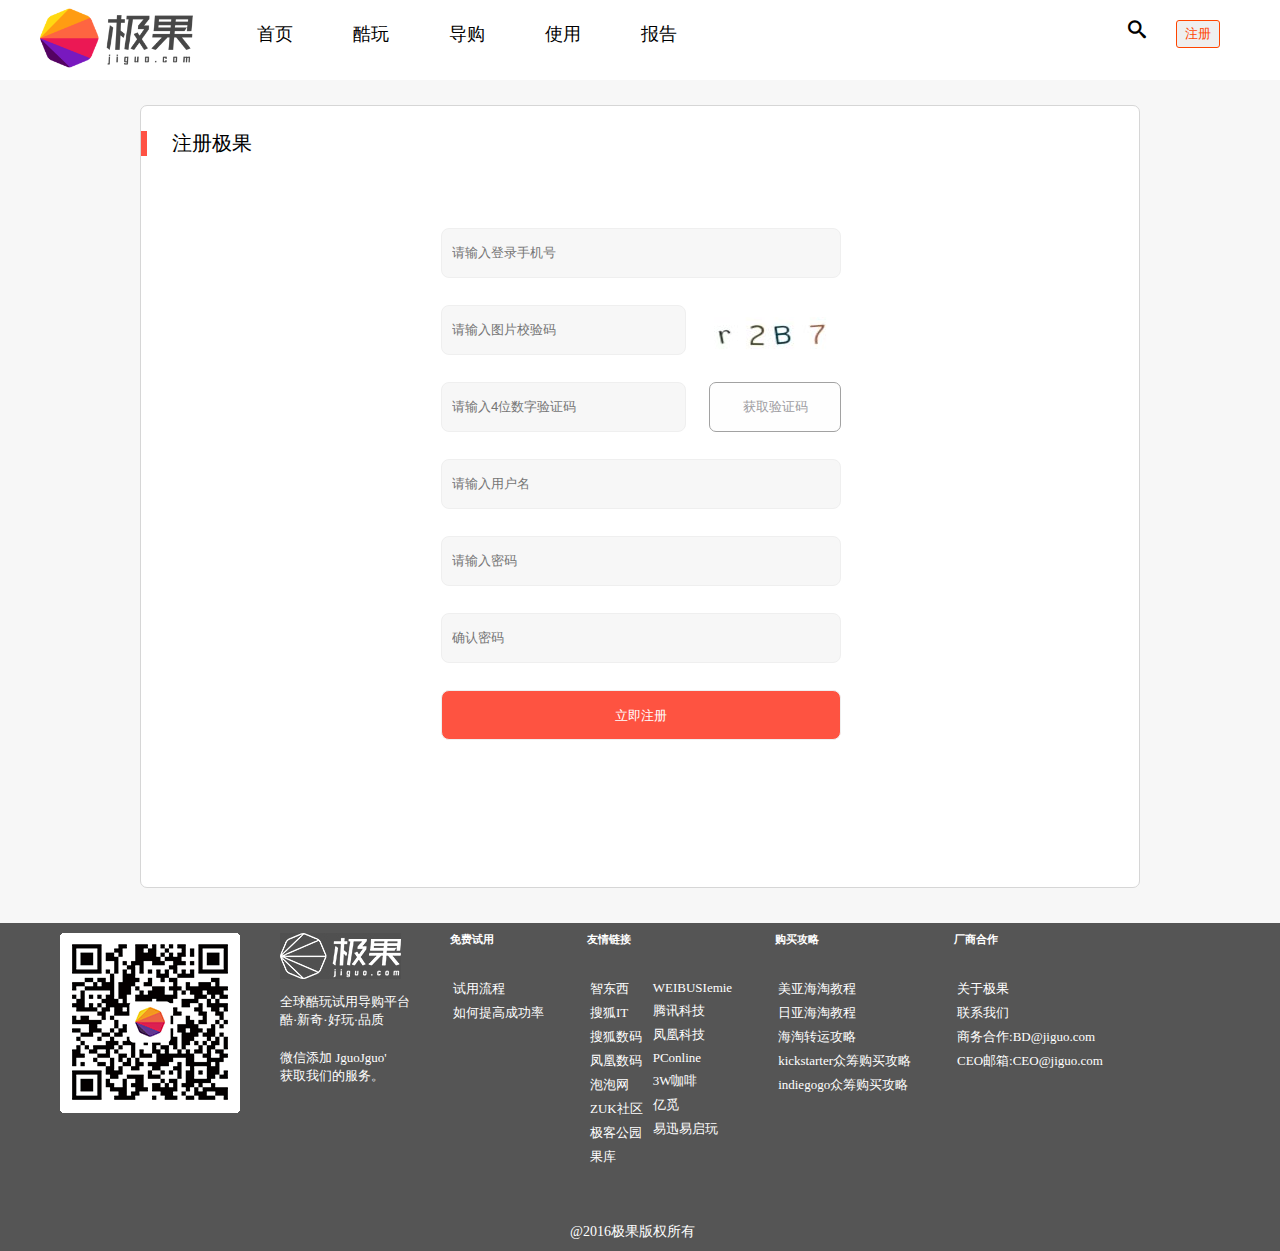
<file: register.html>
<!DOCTYPE html>
<html>
	<head>
		<meta charset="utf-8">
		<title>注册</title>
		<link rel="stylesheet" type="text/css" href="css/public.css" />
		<style type="text/css">
			body {
				background: #ccc;
			}
			#z_f_body {
			    width: 100%;
			    background-color: #f7f7f7;
			    padding-top: 25px;
			    padding-bottom: 35px;
			}
			
			form {
			    width: 1000px;
			    box-sizing: border-box;
			    margin: 0 auto;
			    border: 1px solid #d6d6d6;
			    border-radius: 7px;
			    background-color: #ffffff;
			    padding: 25px 0px 120px 0px;
			}
			
			input {
			    float: left;
				outline: none;
			    width: 400px;
			    height: 50px;
			    line-height: 50px;
			    box-sizing: border-box;
			    background-color: #f7f7f7;
			    border: 1.5px solid #efefef;
			    border-radius: 8px;
			    padding-left: 10px;
			}
			
			.d_input {
			    width: 245px;
			    line-height: 50px;
			}
			
			#z_f_body p {
			    font-size: 20px;
			    line-height: 25px;
			    padding-left: 25px;
			    border-left: 6px solid #ff5244;
			    margin-bottom: 72px;
			}
			
			.yz_biaodan {
			    margin-left: 300px;
			}
			
			.yz_biaodan>div {
			    overflow: hidden;
			    margin-bottom: 27px;
			}
			
			.yz_biaodan>div>div {
			    float: left;
			    display: none;
			    width: 260px;
				font-size: 14px;
				opacity: 0.9;
			    line-height: 50px;
			    margin-left: 8px;
			    padding-left: 18px;
			}
			
			.xx_ts {
			    background: url(./images/ts.png) no-repeat 0px 17.5px;
			    background-size: 15px;
			}
			
			.xx_cw {
			    background: url(./images/cw.png) no-repeat 0px 17.5px;
			    background-size: 15px;
			}
			
			.xx_zq {
			    background: url(./images/zq.png) no-repeat 0px 17.5px;
			    background-size: 15px;
			}
			
			.deng_lu {
			    padding: 0px;
			    background-color: #fe5341;
			    color: #ffffff;
			}
			
			.b1 {
			    float: left;
			    margin-left: 23px;
			    width: 132px;
			    height: 50px;
			    box-sizing: border-box;
			    background: url(./images/imgCode.jpg) no-repeat 5px 12px;
			}
			
			.b2 {
			    float: left;
			    margin-left: 23px;
			    width: 132px;
			    height: 50px;
			    box-sizing: border-box;
			    border: 1px solid #a2a2a2;
			    background-color: #fefefe;
			    outline: none;
			    border-radius: 7px;
			    color: #9d9ca1;
			}
		</style>
	</head>
	<body>
		<!-- 头部 -->
		<header class="mui-bar mui-bar-nav">
			<div class="icon">
				<img src="images/logonew.png">
				<ul>
					<a href="index.html">
						<li>首页</li>
					</a>
					<a href="play/new.html">
						<li>酷玩</li>
					</a>
					<a href="dgqd.html">
						<li>导购</li>
					</a>
					<a href="trial.html">
						<li>使用</li>
					</a>
					<a href="report/report1.html">
						<li>报告</li>
					</a>
				</ul>
				<div class="surch">
					<span class="icomoon"></span>
					<button type="button">注册</button>
				</div>
			</div>
		</header>
		<!-- 主体 -->
		<div id="z_f_body">
		    <form action="#####">
		        <p>注册极果</p>
		        <div class="yz_biaodan">
		            <div>
		                <input type="text" placeholder="请输入登录手机号" name="sj" id="sj" maxlength="11" required>
		                <div id="sjId"></div>
		            </div>
		            <div>
		                <input type="text" placeholder="请输入图片校验码" class="d_input" name="tp" id="tp" maxlength="4" required>
		                <span class="b1"></span>
		                <div id="tpId"></div>
		            </div>
		            <div>
		                <input type="text" placeholder="请输入4位数字验证码" class="d_input" name="yzm" id="yzm" maxlength="4" required>
		                <button class="b2" id="yz_m">获取验证码</button>
		                <div id="yzmId"></div>
		            </div>
		            <div>
		                <input type="text" placeholder="请输入用户名" name="username" id="username" maxlength="16" required>
		                <div id="usernameId"></div>
		            </div>
		            <div>
		                <input type="password" placeholder="请输入密码" name="password" id="password" maxlength="18" required>
		                <div id="passwordId"></div>
		            </div>
		            <div>
		                <input type="password" placeholder="确认密码" name="rpassword" id="rpassword" maxlength="18" required>
		                <div id="rpasswordId"></div>
		            </div>
		            <div><input type="submit" value="立即注册" class="deng_lu" id="submit"></div>
		        </div>
		    </form>
		</div>

		<!-- 底部 -->
		<footer>
			<div class="footer_mes">
				<div class="f1"></div>
				<div class="f2">
					<img src="images/logoImg.jpg">
					<p>全球酷玩试用导购平台<br>酷·新奇·好玩·品质</p>
					<p>微信添加 JguoJguo'<br>获取我们的服务。</p>
				</div>
				<div class="f3">
					<h6>免费试用</h6>
					<a>试用流程</a>
					<a>如何提高成功率</a>
				</div>
				<div class="f4">
					<h6>友情链接</h6>
					<ul>
						<li>
							<a>智东西</a>
							<a>搜狐IT</a>
							<a>搜狐数码</a>
							<a>凤凰数码</a>
							<a>泡泡网</a>
							<a>ZUK社区</a>
							<a>极客公园</a>
							<a>果库</a>
						</li>
						<li>
							<a>WEIBUSIemie</a>
							<a>腾讯科技</a>
							<a>凤凰科技</a>
							<a>PConline</a>
							<a>3W咖啡</a>
							<a>亿觅</a>
							<a>易迅易启玩</a>

						</li>
					</ul>
				</div>
				<div class="f5">
					<h6>购买攻略</h6>
					<a>美亚海淘教程</a>
					<a>日亚海淘教程</a>
					<a>海淘转运攻略</a>
					<a>kickstarter众筹购买攻略</a>
					<a>indiegogo众筹购买攻略</a>
				</div>
				<div class="f6">
					<h6>厂商合作</h6>
					<a>关于极果</a>
					<a>联系我们</a>
					<a>商务合作:BD@jiguo.com</a>
					<a>CEO邮箱:CEO@jiguo.com</a>
				</div>
			</div>
			<div class="banq">
				<p>@2016极果版权所有</p>
			</div>
		</footer>
	</body>
	<script>
		//手机号验证
		var sj = document.getElementById('sj');
		var sjId = document.getElementById('sjId');
		var sjt1 = '请输入11位的手机号';
		var sjt2 = '手机号不能为空';
		var sjt3 = '手机号格式错误';
		var reg1 = /^1[3456789]\d{9}$/;
		//图片验证码验证
		var tp = document.getElementById('tp');
		var tpId = document.getElementById('tpId');
		var tpt1 = '请输入图中的验证码';
		var tpt2 = '验证码不能为空';
		var tpt3 = '验证码输入错误';
		var reg2 = /^[R,r][2][B,b][7]$/;
		//用户名验证
		var us = document.getElementById('username');
		var usId = document.getElementById('usernameId');
		var ust1 = '用户名8-16位，输入类型为数字、字母';
		var ust2 = '用户名不能为空';
		var ust3 = '用户名格式输入错误';
		var reg3 = /^[0-9a-zA-Z]{8,16}$/;
			
		//密码验证
		var ps = document.getElementById('password');
		var psId = document.getElementById('passwordId');
		var pst1 = '请输入6-18位密码,不能为纯数字';
		var pst2 = '密码不能为空';
		var pst3 = '密码格式输入错误';
		var reg4 = /^(?![0-9]+$)(?![a-zA-Z]+$)[0-9A-Za-z\\W]{6,18}$/;
		//密码重复确认验证
		var rps = document.getElementById('rpassword');
		var rpsId = document.getElementById('rpasswordId');
			
		rps.onfocus = function() {
		    rpsId.style.display = 'block';
		    if (rps.value == '' || rps.value != ps.value) {
		        rps.style.borderColor = '#86A4CB';
		        rpsId.innerText = '重复输入确认密码';
		        rpsId.className = 'xx_ts';
		        rpsId.style.color = 'black';
		    }
		}
		rps.oninput = function() {
		    if (rps.value == '') {
		        rps.style.borderColor = 'red';
		        rpsId.className = 'xx_cw';
		        rpsId.innerText = '重复密码不能为空';
		        rpsId.style.color = 'red';
		    } else if (rps.value != ps.value) {
		        rps.style.borderColor = 'red';
		        rpsId.className = 'xx_cw';
		        rpsId.innerText = '两次密码输入不一致';
		        rpsId.style.color = 'red';
		    } else {
		        rps.style.borderColor = '#549DF8';
		        rpsId.className = 'xx_zq';
		        rpsId.innerText = '输入正确';
		        rpsId.style.color = '#5AF27A';
		    }
		}
		rps.onblur = function() {
		        if (rps.value == '') {
		            rps.style.borderColor = 'red';
		            rpsId.className = 'xx_cw';
		            rpsId.innerText = '重复密码不能为空';
		            rpsId.style.color = 'red';
		        } else if (rps.value != ps.value) {
		            rps.style.borderColor = 'red';
		            rpsId.className = 'xx_cw';
		            rpsId.innerText = '两次密码输入不一致';
		            rpsId.style.color = 'red';
		        } else {
		            rps.style.borderColor = '#549DF8';
		            rpsId.className = 'xx_zq';
		            rpsId.innerText = '输入正确';
		            rpsId.style.color = '#5AF27A';
		        }
		    }
		    //封装函数
		function yz(name, y, reg, ts1, ts2, ts3) {
		    name.onfocus = function() {
		        y.style.display = 'block';
		        if (name.value == '' || reg.test(name.value) == false) {
		            name.style.borderColor = '#86A4CB';
		            y.innerText = ts1;
		            y.className = 'xx_ts';
		            y.style.color = 'black';
		        }
		    }
		    name.oninput = function() {
		        if (name.value == '') {
		            name.style.borderColor = 'red';
		            y.className = 'xx_cw';
		            y.innerText = ts2;
		            y.style.color = 'red';
		        } else if (reg.test(name.value) == false) {
		            name.style.borderColor = 'red';
		            y.className = 'xx_cw';
		            y.innerText = ts3;
		            y.style.color = 'red';
		        } else {
		            name.style.borderColor = '#549DF8';
		            y.className = 'xx_zq';
		            y.innerText = '输入正确';
		            y.style.color = '#5AF27A';
		        }
		    }
		    name.onblur = function() {
		        if (name.value == '') {
		            name.style.borderColor = 'red';
		            y.className = 'xx_cw';
		            y.innerText = ts2;
		            y.style.color = 'red';
		        } else if (reg.test(name.value) == false) {
		            name.style.borderColor = 'red';
		            y.className = 'xx_cw';
		            y.innerText = ts3;
		            y.style.color = 'red';
		        } else {
		            name.style.borderColor = '#549DF8';
		            y.className = 'xx_zq';
		            y.innerText = '输入正确';
		            y.style.color = '#5AF27A';
		        }
		    }
		}
		yz(sj, sjId, reg1, sjt1, sjt2, sjt3);
		yz(tp, tpId, reg2, tpt1, tpt2, tpt3);
		yz(us, usId, reg3, ust1, ust2, ust3);
		yz(ps, psId, reg4, pst1, pst2, pst3);
			
		//验证码验证
			
		var yzm = document.getElementById('yzm');
		var yzmId = document.getElementById('yzmId');
			
		var sum;
		yzm.onfocus = function() {
		        yzmId.style.display = 'block';
		        if (yzm.value == '' || yzm.value != sum) {
		            yzm.style.borderColor = '#86A4CB';
		            yzmId.innerText = '请获取验证码';
		            yzmId.className = 'xx_ts';
		            yzmId.style.color = 'black';
		        } else {
		            yzm.style.borderColor = '#549DF8';
		            yzmId.innerText = '输入正确';
		            yzmId.className = 'xx_zq';
		            yzmId.style.color = '#5AF27A';
		        }
		    }
		    //获取验证码鸡验证
		yz_m.onclick = function() {
		    var s = 60;
		    yz_m.innerText = s + '秒后可重新获取';
		    yz_m.disabled = true;
		    yz_m.style.backgroundColor = '#666';
		    yz_m.style.color = 'white';
		    var timer = setInterval(function() {
		        s--;
		        yz_m.innerText = s + '秒后可重新获取';
		        if (s < 1) {
		            s = 60;
		            yz_m.innerText = '获取验证码';
		            yz_m.disabled = '';
		            yz_m.style.backgroundColor = '#fefefe';
		            yz_m.style.color = '#9d9ca1';
		            clearInterval(timer);
		        }
		    }, 1000)
			
			
		    yzm.oninput = function() {
		        if (yzm.value == '' || yzm.value != sum) {
		            yzm.style.borderColor = '#86A4CB';
		            yzmId.innerText = '验证码为' + sum + ',请输入验证码';
		            yzmId.className = 'xx_ts';
		            yzmId.style.color = 'black';
		        } else {
		            yzm.style.borderColor = '#549DF8';
		            yzmId.innerText = '输入正确';
		            yzmId.className = 'xx_zq';
		            yzmId.style.color = '#5AF27A';
		        }
		    }
			
		    yzm.onblur = function() {
		        if (yzm.value == '') {
		            yzm.style.borderColor = 'red';
		            yzmId.className = 'xx_cw';
		            yzmId.innerText = '验证码不能为空';
		            yzmId.style.color = 'red';
		        } else if (yzm.value != sum) {
		            yzm.style.borderColor = 'red';
		            yzmId.className = 'xx_cw';
		            yzmId.innerText = '验证码输入错误';
		            yzmId.style.color = 'red';
		        } else {
		            yzm.style.borderColor = '#549DF8';
		            yzmId.className = 'xx_zq';
		            yzmId.innerText = '输入正确';
		            yzmId.style.color = '#5AF27A';
		        }
		    }
		    return false;
		}
		submit.onclick = function() {
		    if (reg1.test(sj.value) == false) {
		        alert('请输入正确的手机号');
		        return false;
		    }
		    if (reg2.test(tp.value) == false) {
		        alert('请输入正确的图片验证码');
		        return false;
		    }
		    if (yzm.value != sum) {
		        alert('请输入正确的验证码');
		        return false;
		    }
		    if (reg3.test(us.value) == false) {
		        alert('请输入正确的用户名');
		        return false;
		    }
		    if (reg4.test(ps.value) == false) {
		        alert('请输入正确的密码');
		        return false;
		    }
		    if (ps.value != rps.value) {
		        alert('请输入正确的重复密码');
		        return false;
		    }
		    alert('注册成功');
		    window.open('./dengru.html');
		}
	</script>
</html>
</file>
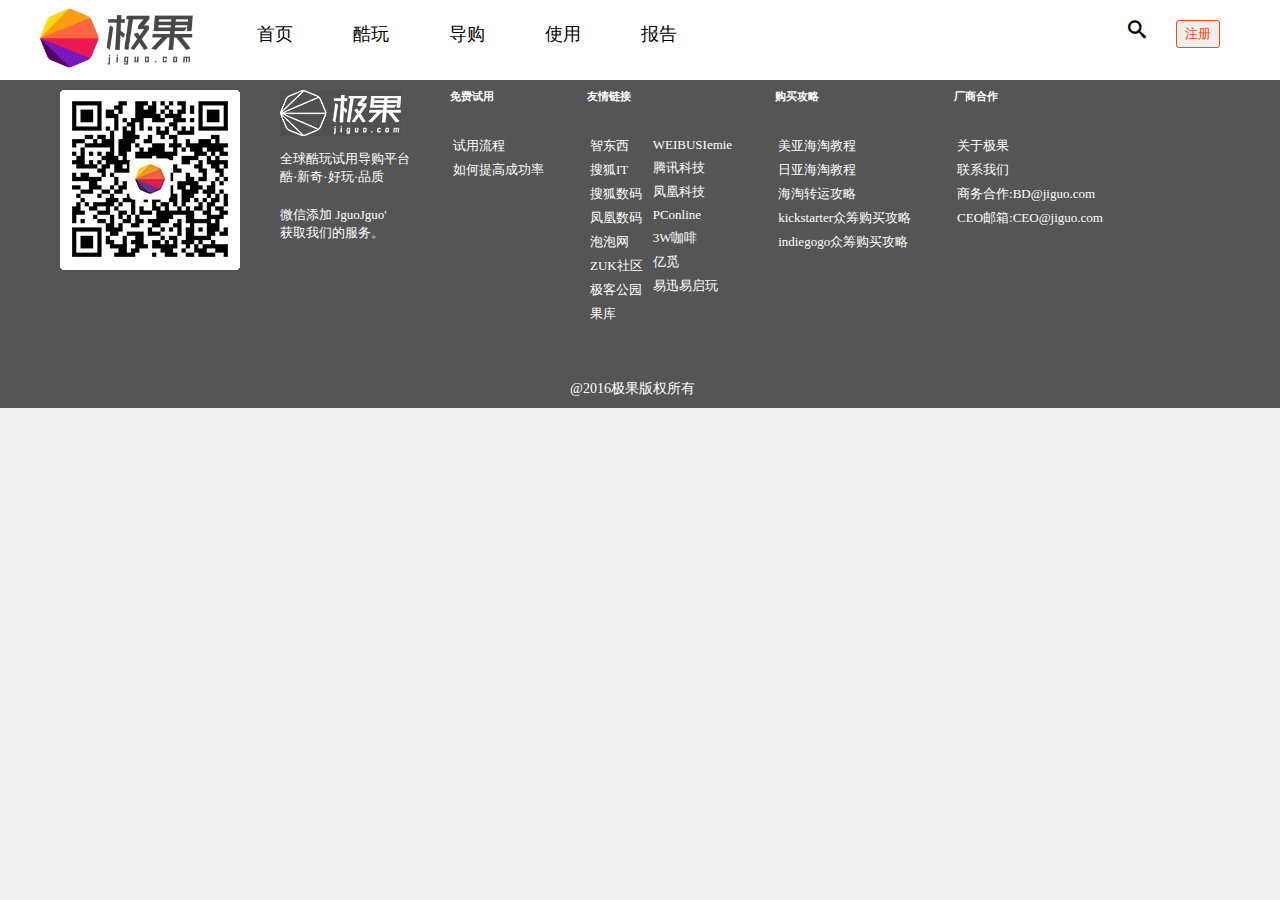
<file: temple.html>
<!DOCTYPE html>
<html>
	<head>
		<meta charset="utf-8">
		<title></title>
		<link rel="stylesheet" type="text/css" href="css/public.css"/>
	</head>
	<body>
		<!-- 头部 -->
		<header class="mui-bar mui-bar-nav">
			<div class="icon">
				<img src="images/logonew.png">
				<ul>
					<li>首页</li>
					<li>酷玩</li>
					<li>导购</li>
					<li>使用</li>
					<li>报告</li>
				</ul>
				<div class="surch">
					<span class="icomoon"></span>
					<button type="button">注册</button>
				</div>
			</div>
		</header>


		<!-- 底部 -->
		<footer>
			<div class="footer_mes">
				<div class="f1"></div>
				<div class="f2">
					<img src="images/logoImg.jpg" >
					<p>全球酷玩试用导购平台<br>酷·新奇·好玩·品质</p>
					<p>微信添加 JguoJguo'<br>获取我们的服务。</p>
				</div>
				<div class="f3">
					<h6>免费试用</h6>
					<a>试用流程</a>
					<a>如何提高成功率</a>
				</div>
				<div class="f4">
					<h6>友情链接</h6>
					<ul>
						<li>
							<a>智东西</a>
							<a>搜狐IT</a>
							<a>搜狐数码</a>
							<a>凤凰数码</a>
							<a>泡泡网</a>
							<a>ZUK社区</a>
							<a>极客公园</a>
							<a>果库</a>
						</li>
						<li>
							<a>WEIBUSIemie</a>
							<a>腾讯科技</a>
							<a>凤凰科技</a>
							<a>PConline</a>
							<a>3W咖啡</a>
							<a>亿觅</a>
							<a>易迅易启玩</a>
							
						</li>
					</ul>
				</div>
				<div class="f5">
					<h6>购买攻略</h6>
					<a>美亚海淘教程</a>
					<a>日亚海淘教程</a>
					<a>海淘转运攻略</a>
					<a>kickstarter众筹购买攻略</a>
					<a>indiegogo众筹购买攻略</a>
				</div>
				<div class="f6">
					<h6>厂商合作</h6>
					<a>关于极果</a>
					<a>联系我们</a>
					<a>商务合作:BD@jiguo.com</a>
					<a>CEO邮箱:CEO@jiguo.com</a>
				</div>
			</div>
			<div class="banq">
				<p>@2016极果版权所有</p>
			</div>
		</footer>
	</body>
</html>
</file>
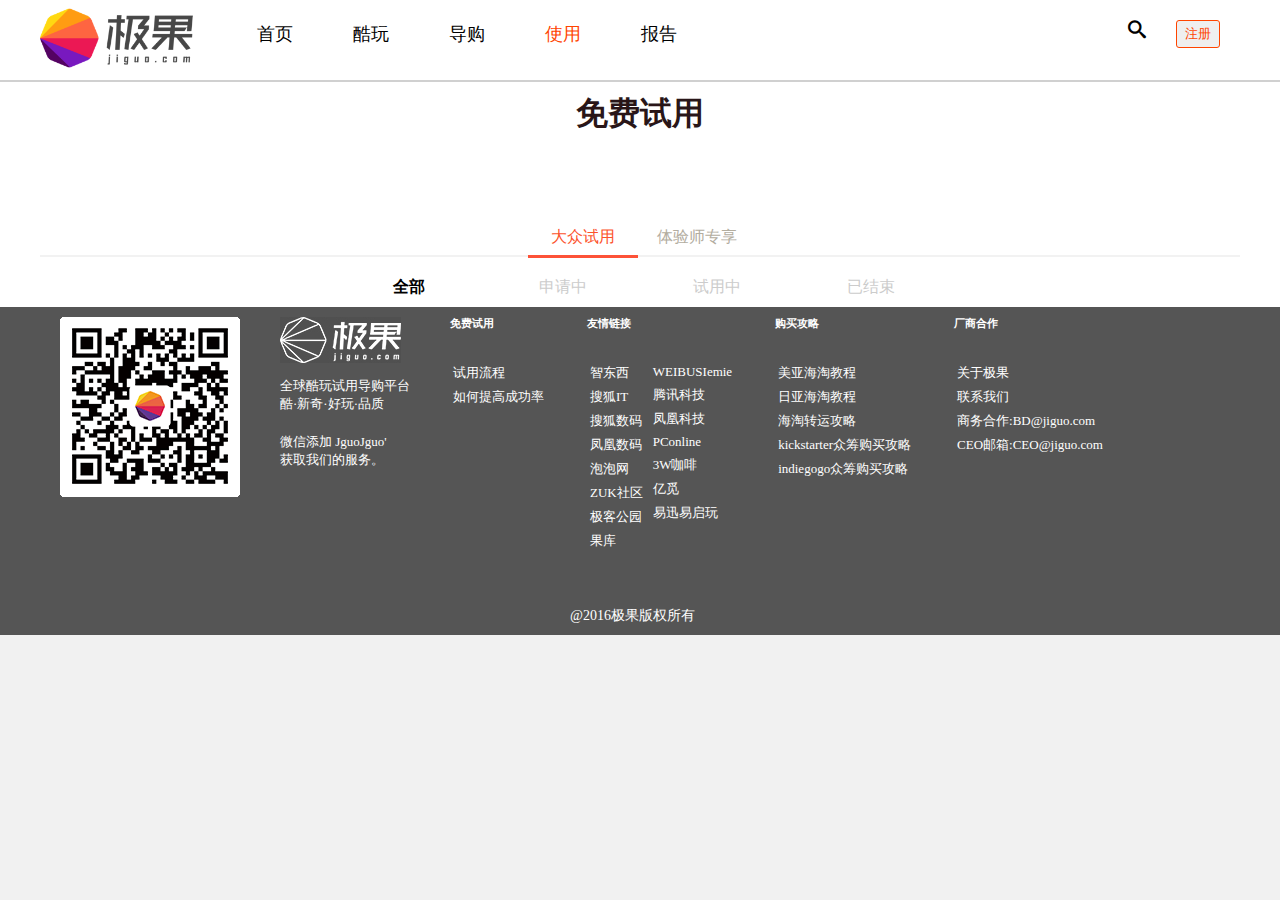
<file: trial.html>
<!DOCTYPE html>
<html>
	<head>
		<meta charset="utf-8">
		<title></title>
		<link rel="stylesheet" href="css/trial.css">
		<link rel="stylesheet" type="text/css" href="css/public.css" />

		<script src="js/jquery-3.5.1.min.js"></script>
		<style type="text/css">

		</style>
	</head>
	<body>
		<!-- 头部 -->
		<header class="mui-bar mui-bar-nav">
			<div class="icon">
				<img src="images/logonew.png">
				<ul>
					<a href="index.html"></a><li>首页</li></a>
					<a href="play/new.html"><li>酷玩</li></a>
					<a href="dgqd.html"><li>导购</li></a>
					<a href="trial.html"><li class="active_li">使用</li></a>
					<a href="report/report1.html"><li>报告</li></a>
				</ul>
				<div class="surch">
					<span class="icomoon"></span>
					<button type="button">注册</button>
				</div>
			</div>
		</header>
		<!-- 内容 -->
		<div class="neir">
			<div class="neir-box">
				<div class="neir-box-yemei">
					<h1>免费试用</h1>
					<ul class="ul1">
						<li class="active">大众试用</li>
						<li>体验师专享</li>
					</ul>
				</div>
				<!-- 大众试用 -->
				<div class="dzsy">
					<div class="xuanx">
						<ul class="ul2">
							<li class="li1">全部</li>
							<li>申请中</li>
							<li>试用中</li>
							<li>已结束</li>
						</ul>
					</div>
					<!-- 全部 -->
					<div class="dzsy-neir">
					</div>
					<!-- 申请中 -->
					<div class="neir-sqz">
						<span class="sqz-span">
							<div class="div">首发</div>
							<span class="span1">巴慕达The Toaster烤面包机</span>
							<div class="div1">2032</div>
							<div class="div2">20台</div>
							<div class="div3"><span>1392</span>&nbsp;申请</div>
							<div class="div4">报告数量：8</div>
						</span>
					</div>
					<!-- 使用中 -->
					<div class="neir-syz">
						<span class="syz-span">
							<div class="div">首发</div>
							<span class="span1">巴慕达The Toaster烤面包机</span>
							<div class="div1">2032</div>
							<div class="div2">20台</div>
							<div class="div3"><span>1392</span>&nbsp;申请</div>
							<div class="div4">报告数量：8</div>
						</span>
					</div>
					<!-- 已结束 -->
					<div class="neir-yjs">
						<span class="yjs-span">
							<div class="div">首发</div>
							<span class="span1">巴慕达The Toaster烤面包机</span>
							<div class="div1">2032</div>
							<div class="div2">20台</div>
							<div class="div3"><span>1392</span>&nbsp;申请</div>
							<div class="div4">报告数量：8</div>
						</span>
					</div>
				</div>
				<!-- 体验师专享 -->
				<div class="tyszx">
					<div class="xuanx">
						<ul class="ul3">
							<li class="li2">全部</li>
							<li>申请中</li>
							<li>试用中</li>
							<li>已结束</li>
						</ul>
					</div>
					<!-- 全部 -->
					<div class="tyszx-neir">
						<span class="tyszx-span">
							<div class="sf">体验师专享</div>
							<span class="span1">巴慕达The Toaster烤面包机</span>
							<div class="div1">2032</div>
							<div class="div2">20台</div>
							<div class="div3"><span>1392</span>&nbsp;申请</div>
							<div class="div4">报告数量：8</div>
						</span>
					</div>
					<!-- 申请中 -->
					<div class="tyszx-sqz">
						<span class="tyszx-sqz-span">
							<div class="sf">体验师专享</div>
							<span class="span1">巴慕达The Toaster烤面包机</span>
							<div class="div1">2032</div>
							<div class="div2">20台</div>
							<div class="div3"><span>1392</span>&nbsp;申请</div>
							<div class="div4">报告数量：8</div>
						</span>
					</div>
					<!-- 使用中 -->
					<div class="tyszx-syz">
						<span class="tyszx-syz-span">
							<div class="sf">体验师专享</div>
							<span class="span1">巴慕达The Toaster烤面包机</span>
							<div class="div1">2032</div>
							<div class="div2">20台</div>
							<div class="div3"><span>1392</span>&nbsp;申请</div>
							<div class="div4">报告数量：8</div>
						</span>
					</div>
					<!-- 已结束 -->
					<div class="tyszx-yjs">
						<span class="tyszx-yjs-span">
							<div class="sf">体验师专享</div>
							<span class="span1">巴慕达The Toaster烤面包机</span>
							<div class="div1">2032</div>
							<div class="div2">20台</div>
							<div class="div3"><span>1392</span>&nbsp;申请</div>
							<div class="div4">报告数量：8</div>
						</span>
					</div>
				</div>
			</div>
		</div>
		<!-- 底部 -->
		<footer>
			<div class="footer_mes">
				<div class="f1"></div>
				<div class="f2">
					<img src="images/logoImg.jpg">
					<p>全球酷玩试用导购平台<br>酷·新奇·好玩·品质</p>
					<p>微信添加 JguoJguo'<br>获取我们的服务。</p>
				</div>
				<div class="f3">
					<h6>免费试用</h6>
					<a>试用流程</a>
					<a>如何提高成功率</a>
				</div>
				<div class="f4">
					<h6>友情链接</h6>
					<ul>
						<li>
							<a>智东西</a>
							<a>搜狐IT</a>
							<a>搜狐数码</a>
							<a>凤凰数码</a>
							<a>泡泡网</a>
							<a>ZUK社区</a>
							<a>极客公园</a>
							<a>果库</a>
						</li>
						<li>
							<a>WEIBUSIemie</a>
							<a>腾讯科技</a>
							<a>凤凰科技</a>
							<a>PConline</a>
							<a>3W咖啡</a>
							<a>亿觅</a>
							<a>易迅易启玩</a>

						</li>
					</ul>
				</div>
				<div class="f5">
					<h6>购买攻略</h6>
					<a>美亚海淘教程</a>
					<a>日亚海淘教程</a>
					<a>海淘转运攻略</a>
					<a>kickstarter众筹购买攻略</a>
					<a>indiegogo众筹购买攻略</a>
				</div>
				<div class="f6">
					<h6>厂商合作</h6>
					<a>关于极果</a>
					<a>联系我们</a>
					<a>商务合作:BD@jiguo.com</a>
					<a>CEO邮箱:CEO@jiguo.com</a>
				</div>
			</div>
			<div class="banq">
				<p>@2016极果版权所有</p>
			</div>
		</footer>
	</body>
	<script src="js/trial.js"></script>
</html>
</file>
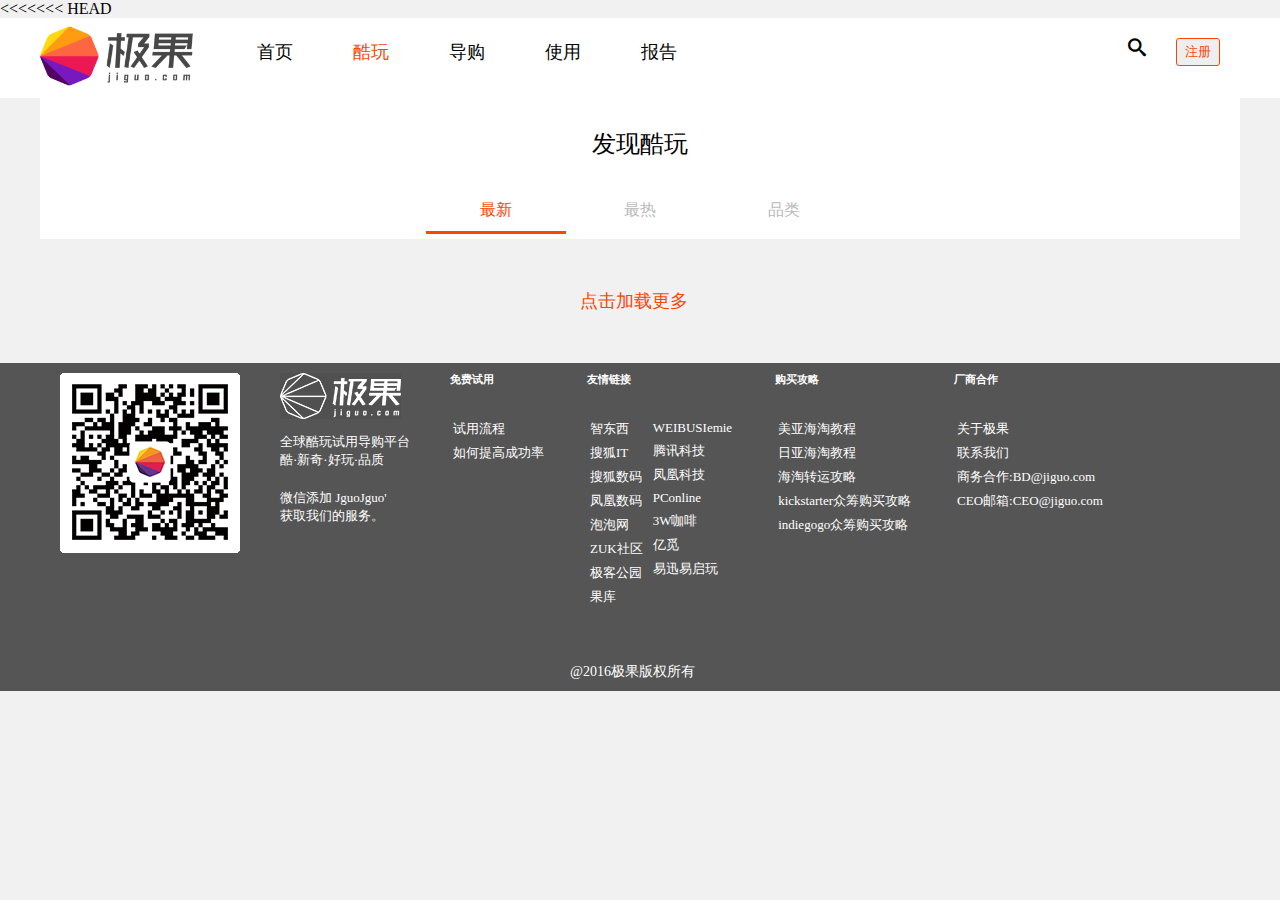
<file: play/new.html>
<!DOCTYPE html>
<html>
	<head>
		<meta charset="utf-8">
		<title>酷玩</title>
		<link rel="stylesheet" type="text/css" href="../css/public.css" />
<<<<<<< HEAD
		<link rel="stylesheet" type="text/css" href="../css/new.css"/>
		<style type="text/css">
		
=======
		<link rel="stylesheet" type="text/css" href="../css/new.css" />

		<style type="text/css">

>>>>>>> ca5ba2341fdbd4afd47ccbd0e96516ba711fda24
		</style>
	</head>
	<body>
		<!-- 头部 -->
		<header class="mui-bar mui-bar-nav">
			<div class="icon">
				<img src="../images/logonew.png">
				<ul>
					<a href="../index.html">
						<li>首页</li>
					</a>
					<a href="../play/new.html" >
						<li class="active_li">酷玩</li>
					</a>
					<a href="../dgqd.html">
						<li>导购</li>
					</a>
					<a href="../trial.html">
						<li>使用</li>
					</a>
					<a href="../report/report1.html">
						<li>报告</li>
					</a>
				</ul>
				<div class="surch">
					<span class="icomoon"></span>
					<button type="button">注册</button>
				</div>
			</div>
		</header>
		<div id="main">

			<div class="title">
				<h2>发现酷玩</h2>
				<ul>
					<li class="active">最新</li>
					<li>最热</li>
					<li>品类</li>
				</ul>
			</div>
			<div class="content">
				<div class="cot">
					<ul class="new active_ul">
						
					</ul>
					<div class="jz">
						<span>点击加载更多</span>
						<img src="../images/loading-icon.gif">
					</div>
				</div>
				<ul class="hot cot" style="display: none;">
				</ul>
				<div class="kind cot" style="display: none;">
					<div class="life">
						<h4>生活</h4>
						<div class="igo">
							<div class="xia1">
								<img src="../images/cat_1.png" class="xuan"><br><br>
								<a>空气净化器（21）</a>
							</div>
							<div class="xia1">
								<img src="../images/cat_2.png" class="xuan"><br><br>
								<a>原汁机（21）</a>
							</div>
							<div class="xia1">
								<img src="../images/cat_3.png" class="xuan"><br><br>
								<a>吸尘器（21））</a>
							</div>
							<div class="xia1">
								<img src="../images/cat_4.png" class="xuan"><br><br>
								<a> 扫地机器人（21））</a>
							</div>
							<div class="xia1">
								<img src="../images/cat_5.png" class="xuan"><br><br>
								<a>电风扇（21））</a>
							</div>
							<div class="xia1">
								<img src="../images/cat_6.png" class="xuan"><br><br>
								<a>净水壶（21）</a>
							</div>
							<div class="xia1">
								<img src="../images/cat_7.png" class="xuan"><br><br>
								<a> 电饭煲（21）</a>
							</div>
							<div class="xia1">
								<img src="../images/cat_8.png" class="xuan"><br><br>
								<a> 咖啡机（21）</a>
							</div>

						</div>
						<div class="top_center">
							<a> 电视（21） </a>
							<a> 空调（21）</a>
							<a> 洗衣机（21）</a>
							<a> 加湿器（21）</a>
							<a> 净水壶（21）</a>
							<a> 热水器（21）</a>
							<a> 咖啡机（21）</a>
							<a> 原汁机（21）</a>
							<a> 消毒/洗碗机（21）</a>
							<a> 豆浆机（21）</a>
							<a> 扫地机器人（21）</a>
							<a>除湿机（21）</a>
							<a> 干燥机（21）</a>
							<a> 咖啡机（21）</a>
							<a> 取暖器（21）</a>
							<a> 原汁机（21）</a>
						</div>
					</div>
					<div class="life">
						<h4>健康</h4>
						<div class="igo">
							<div class="xia1">
								<img src="../images/cat_9.png" class="xuan"><br><br>
								<a>电动牙刷（21）</a>
							</div>
							<div class="xia1">
								<img src="../images/cat_10.png" class="xuan"><br><br>
								<a> 剃须刀（ 21）</a>
							</div>
							<div class="xia1">
								<img src="../images/cat_11.png" class="xuan"><br><br>
								<a> 按摩器（21） </a>
							</div>

						</div>
						<div class="top_center">
							<a> 冲牙器（21） </a>
							<a> 洁面仪（21）</a>
							<a> 蒸面器（21）</a>
							<a> 加湿器（21）</a>
						</div>
					</div>
					<div class="life">
						<h4>生活</h4>
						<div class="igo">
							<div class="xia1">
								<img src="../images/cat_1.png" class="xuan"><br><br>
								<a>电动牙刷（21）</a>
							</div>
							<div class="xia1">
								<img src="../images/cat_2.png" class="xuan"><br><br>
								<a> 剃须刀（ 21）</a>
							</div>
							<div class="xia1">
								<img src="../images/cat_3.png" class="xuan"><br><br>
								<a> 按摩器（21） </a>
							</div>


						</div>
						<div class="top_center">
							<a> 电视（21） </a>
							<a> 空调（21）</a>
							<a> 洗衣机（21）</a>
							<a> 加湿器（21）</a>
							<a> 净水壶（21）</a>
							<a> 热水器（21）</a>
							<a> 咖啡机（21）</a>
							<a> 原汁机（21）</a>
							<a> 消毒/洗碗机（21）</a>
							<a> 豆浆机（21）</a>
							<a> 扫地机器人（21）</a>
							<a>除湿机（21）</a>
							<a> 干燥机（21）</a>
							<a> 咖啡机（21）</a>
							<a> 取暖器（21）</a>
							<a> 原汁机（21）</a>
						</div>
					</div>
					<div class="life">
						<h4>生活</h4>
						<div class="igo">
							<div class="xia1">
								<img src="../images/cat_1.png" class="xuan"><br><br>
								<a>空气净化器（21）</a>
							</div>
							<div class="xia1">
								<img src="../images/cat_2.png" class="xuan"><br><br>
								<a>原汁机（21）</a>
							</div>
							<div class="xia1">
								<img src="../images/cat_3.png" class="xuan"><br><br>
								<a>吸尘器（21））</a>
							</div>
							<div class="xia1">
								<img src="../images/cat_4.png" class="xuan"><br><br>
								<a> 扫地机器人（21））</a>
							</div>
							<div class="xia1">
								<img src="../images/cat_5.png" class="xuan"><br><br>
								<a>电风扇（21））</a>
							</div>
							<div class="xia1">
								<img src="../images/cat_6.png" class="xuan"><br><br>
								<a>净水壶（21）</a>
							</div>
							<div class="xia1">
								<img src="../images/cat_7.png" class="xuan"><br><br>
								<a> 电饭煲（21）</a>
							</div>
							<div class="xia1">
								<img src="../images/cat_8.png" class="xuan"><br><br>
								<a> 咖啡机（21）</a>
							</div>

						</div>
						<div class="top_center">
							<a> 电视（21） </a>
							<a> 空调（21）</a>
							<a> 洗衣机（21）</a>
							<a> 加湿器（21）</a>
							<a> 净水壶（21）</a>
							<a> 热水器（21）</a>
							<a> 咖啡机（21）</a>
							<a> 原汁机（21）</a>
							<a> 消毒/洗碗机（21）</a>
							<a> 豆浆机（21）</a>
							<a> 扫地机器人（21）</a>
							<a>除湿机（21）</a>
							<a> 干燥机（21）</a>
							<a> 咖啡机（21）</a>
							<a> 取暖器（21）</a>
							<a> 原汁机（21）</a>
						</div>
					</div>
				</div>

			</div>
		</div>
		<!-- <div id="xian" style="width: 1px;height: 200px;">
				
			</div> -->
		<!-- 底部 -->
		<footer>
			<div class="footer_mes">
				<div class="f1"></div>
				<div class="f2">
					<img src="../images/logoImg.jpg">
					<p>全球酷玩试用导购平台<br>酷·新奇·好玩·品质</p>
					<p>微信添加 JguoJguo'<br>获取我们的服务。</p>
				</div>
				<div class="f3">
					<h6>免费试用</h6>
					<a>试用流程</a>
					<a>如何提高成功率</a>
				</div>
				<div class="f4">
					<h6>友情链接</h6>
					<ul>
						<li>
							<a>智东西</a>
							<a>搜狐IT</a>
							<a>搜狐数码</a>
							<a>凤凰数码</a>
							<a>泡泡网</a>
							<a>ZUK社区</a>
							<a>极客公园</a>
							<a>果库</a>
						</li>
						<li>
							<a>WEIBUSIemie</a>
							<a>腾讯科技</a>
							<a>凤凰科技</a>
							<a>PConline</a>
							<a>3W咖啡</a>
							<a>亿觅</a>
							<a>易迅易启玩</a>

						</li>
					</ul>
				</div>
				<div class="f5">
					<h6>购买攻略</h6>
					<a>美亚海淘教程</a>
					<a>日亚海淘教程</a>
					<a>海淘转运攻略</a>
					<a>kickstarter众筹购买攻略</a>
					<a>indiegogo众筹购买攻略</a>
				</div>
				<div class="f6">
					<h6>厂商合作</h6>
					<a>关于极果</a>
					<a>联系我们</a>
					<a>商务合作:BD@jiguo.com</a>
					<a>CEO邮箱:CEO@jiguo.com</a>
				</div>
			</div>
			<div class="banq">
				<p>@2016极果版权所有</p>
			</div>
		</footer>
	</body>
	<script src="../js/jquery-3.5.1.min.js"></script>
	<script src="../js/new.js"></script>
	<script type="text/javascript">

	</script>
</html>
</file>
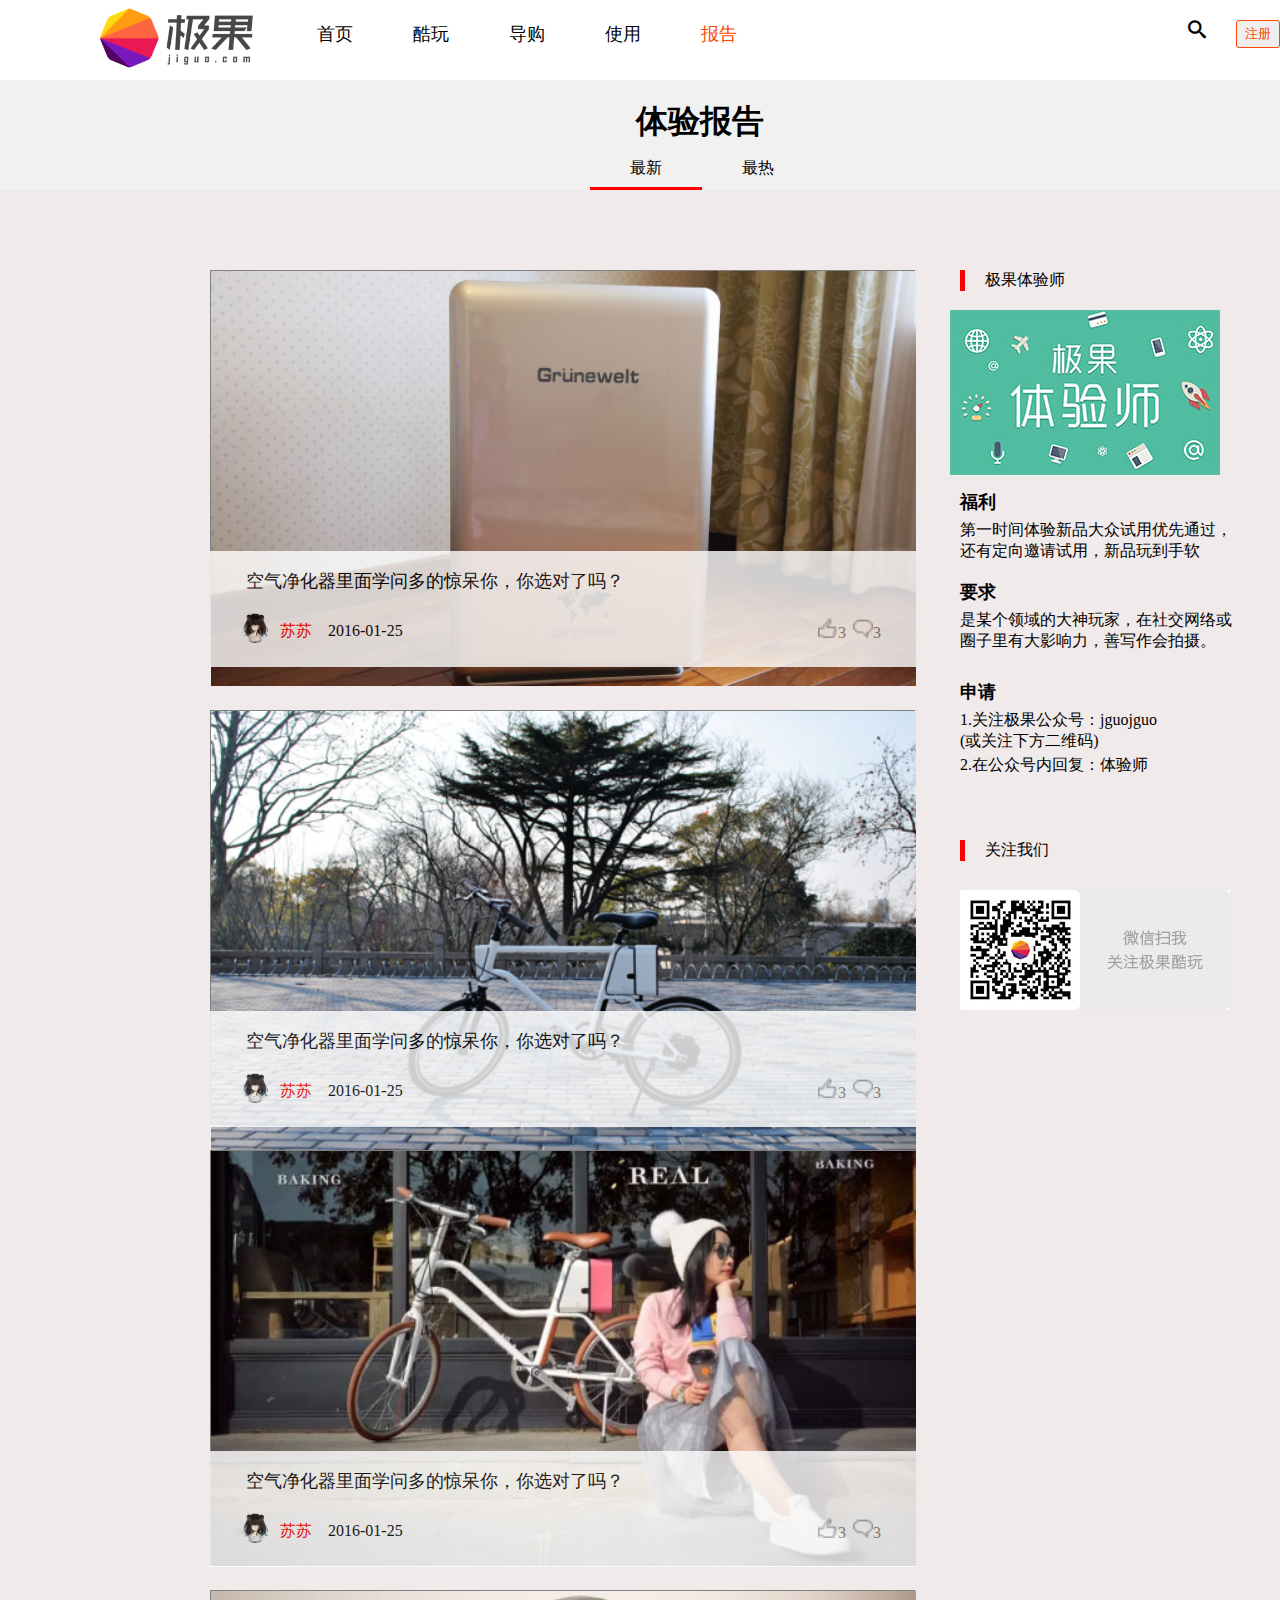
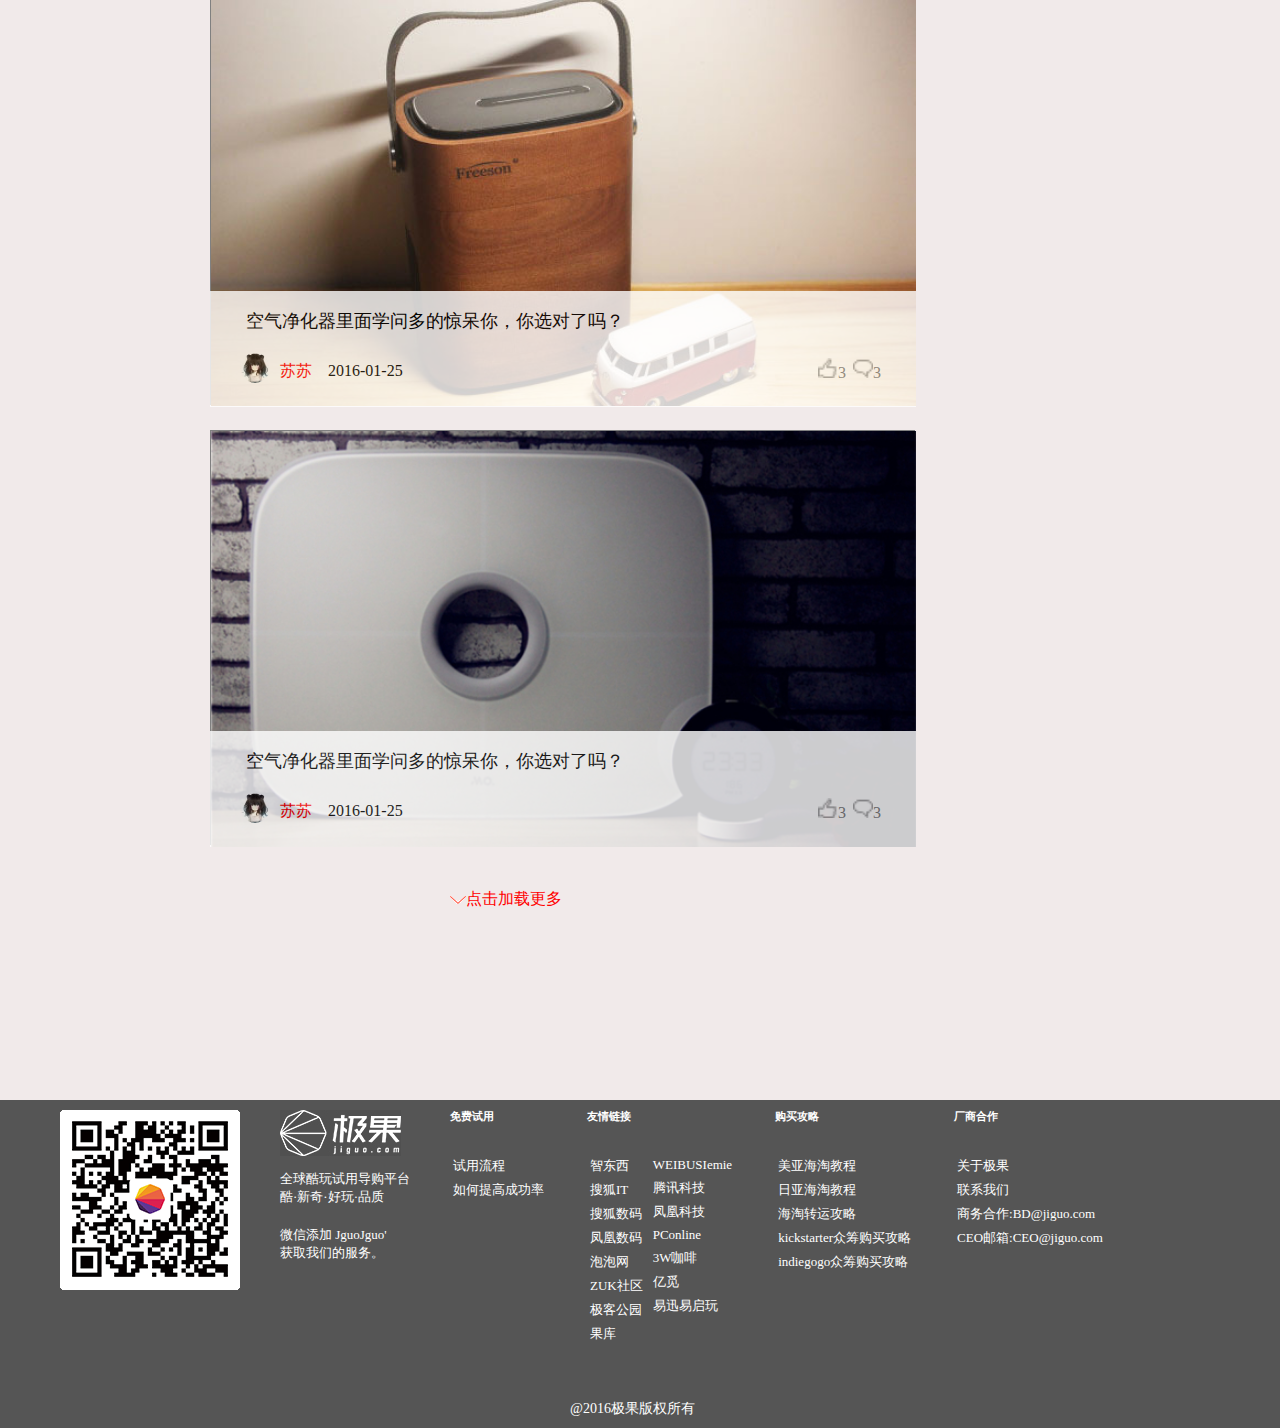
<file: report/report1.html>
<!DOCTYPE html>
<html lang="en">

	<head>
		<meta charset="UTF-8">
		<meta name="viewport" content="width=device-width, initial-scale=1.0">
		<title>最新</title>
		<link rel="stylesheet" href="../css/baogao.css">
		<link rel="stylesheet" type="text/css" href="../css/public.css" />
		<style type="text/css">
			.clearfix:after {
				content: "";
				display: block;
				height: 0;
				clear: both;
				visibility: hidden;
			}

			.clearfix {
				*zoom: 1;
			}

			/* IE6、7 专有 */
		</style>
	</head>

	<body>
		<div class="box clearfix">
			<header class="mui-bar mui-bar-nav">
				<div class="icon">
					<img src="../images/logonew.png">
					<ul>
						<a href="../index.html"></a>
						<li>首页</li></a>
						<a href="../play/new.html">
							<li>酷玩</li>
						</a>
						<a href="../dgqd.html">
							<li>导购</li>
						</a>
						<a href="../trial.html">
							<li>使用</li>
						</a>
						<a href="report1.html">
							<li class="active_li">报告</li>
						</a>
					</ul>
					<div class="surch">
						<span class="icomoon"></span>
						<button type="button">注册</button>
					</div>
				</div>
			</header>
			<h1>体验报告</h1>
			<div class="middle clearfix">
				<ul>
					<li class="newest">最新</li>
					<li class="hotest">最热</li>
				</ul>
				<div class="content clearfix">
					<div class="div1">
						<img src="../images/bg1.jpg" alt="" class="img">
						<div class="wenben"><br>
							<p>&emsp;&emsp;空气净化器里面学问多的惊呆你，你选对了吗？</p>
							<img src="../images/tx.jpg" alt="" class="toux">
							<span>
								<font color="red">苏苏</font>&emsp;2016-01-25
							</span>
							<div class="zan"><img src="../images/zan.png" alt="">3</div>
							<div class="reply"><img src="../images/reply.png" alt="">3</div>
						</div>
					</div>
					<div class="div2">
						<img src="../images/bg2.jpg" alt="" class="img">
						<div class="wenben"><br>
							<p>&emsp;&emsp;空气净化器里面学问多的惊呆你，你选对了吗？</p>
							<img src="../images/tx.jpg" alt="" class="toux">
							<span>
								<font color="red">苏苏</font>&emsp;2016-01-25
							</span>
							<div class="zan"><img src="../images/zan.png" alt="">3</div>
							<div class="reply"><img src="../images/reply.png" alt="">3</div>
						</div>
					</div>
					<div class="div3">
						<img src="../images/bg3.jpg" alt="" class="img">
						<div class="wenben"><br>
							<p>&emsp;&emsp;空气净化器里面学问多的惊呆你，你选对了吗？</p>
							<img src="../images/tx.jpg" alt="" class="toux">
							<span>
								<font color="red">苏苏</font>&emsp;2016-01-25
							</span>
							<div class="zan"><img src="../images/zan.png" alt="">3</div>
							<div class="reply"><img src="../images/reply.png" alt="">3</div>
						</div>
					</div>
					<div class="div4">
						<img src="../images/bg4.jpg" alt="" class="img">
						<div class="wenben"><br>
							<p>&emsp;&emsp;空气净化器里面学问多的惊呆你，你选对了吗？</p>
							<img src="../images/tx.jpg" alt="" class="toux">
							<span>
								<font color="red">苏苏</font>&emsp;2016-01-25
							</span>
							<div class="zan"><img src="../images/zan.png" alt="">3</div>
							<div class="reply"><img src="../images/reply.png" alt="">3</div>
						</div>
					</div>
					<div class="div5">
						<img src="../images/bg5.jpg" alt="" class="img">
						<div class="wenben"><br>
							<p>&emsp;&emsp;空气净化器里面学问多的惊呆你，你选对了吗？</p>
							<img src="../images/tx.jpg" alt="" class="toux">
							<span>
								<font color="red">苏苏</font>&emsp;2016-01-25
							</span>
							<div class="zan"><img src="../images/zan.png" alt="">3</div>
							<div class="reply"><img src="../images/reply.png" alt="">3</div>
						</div>
					</div>
					<span class="more"><img src="../images/more.png" alt="">点击加载更多</span>
				</div>
				<div class="content-right">
					<span>极果体验师</span>
					<img src="../images/tiyanImg.jpg" alt="">
					<span>福利</span>
					<span>第一时间体验新品大众试用优先通过，还有定向邀请试用，新品玩到手软</span>
					<span>要求</span>
					<span>是某个领域的大神玩家，在社交网络或圈子里有大影响力，善写作会拍摄。</span>
					<span>申请</span>
					<span>1.关注极果公众号：jguojguo<br>(或关注下方二维码)</span>
					<span>2.在公众号内回复：体验师</span>
					<span>关注我们</span>
					<div class="guanzhu">
						<img src="../images/myCode.jpg" alt="">
					</div>
				</div>
			</div>
			
		</div>
		<footer>
			<div class="footer_mes">
				<div class="f1"></div>
				<div class="f2">
					<img src="../images/logoImg.jpg">
					<p>全球酷玩试用导购平台<br>酷·新奇·好玩·品质</p>
					<p>微信添加 JguoJguo'<br>获取我们的服务。</p>
				</div>
				<div class="f3">
					<h6>免费试用</h6>
					<a>试用流程</a>
					<a>如何提高成功率</a>
				</div>
				<div class="f4">
					<h6>友情链接</h6>
					<ul>
						<li>
							<a>智东西</a>
							<a>搜狐IT</a>
							<a>搜狐数码</a>
							<a>凤凰数码</a>
							<a>泡泡网</a>
							<a>ZUK社区</a>
							<a>极客公园</a>
							<a>果库</a>
						</li>
						<li>
							<a>WEIBUSIemie</a>
							<a>腾讯科技</a>
							<a>凤凰科技</a>
							<a>PConline</a>
							<a>3W咖啡</a>
							<a>亿觅</a>
							<a>易迅易启玩</a>
		
						</li>
					</ul>
				</div>
				<div class="f5">
					<h6>购买攻略</h6>
					<a>美亚海淘教程</a>
					<a>日亚海淘教程</a>
					<a>海淘转运攻略</a>
					<a>kickstarter众筹购买攻略</a>
					<a>indiegogo众筹购买攻略</a>
				</div>
				<div class="f6">
					<h6>厂商合作</h6>
					<a>关于极果</a>
					<a>联系我们</a>
					<a>商务合作:BD@jiguo.com</a>
					<a>CEO邮箱:CEO@jiguo.com</a>
				</div>
			</div>
			<div class="banq">
				<p>@2016极果版权所有</p>
			</div>
		</footer>
	</body>
	
	<script>
		var hotest = document.querySelector(".hotest");
		hotest.onclick = function() {
			window.location.href = "./report2.html";
		}
	</script>

</html>
</file>
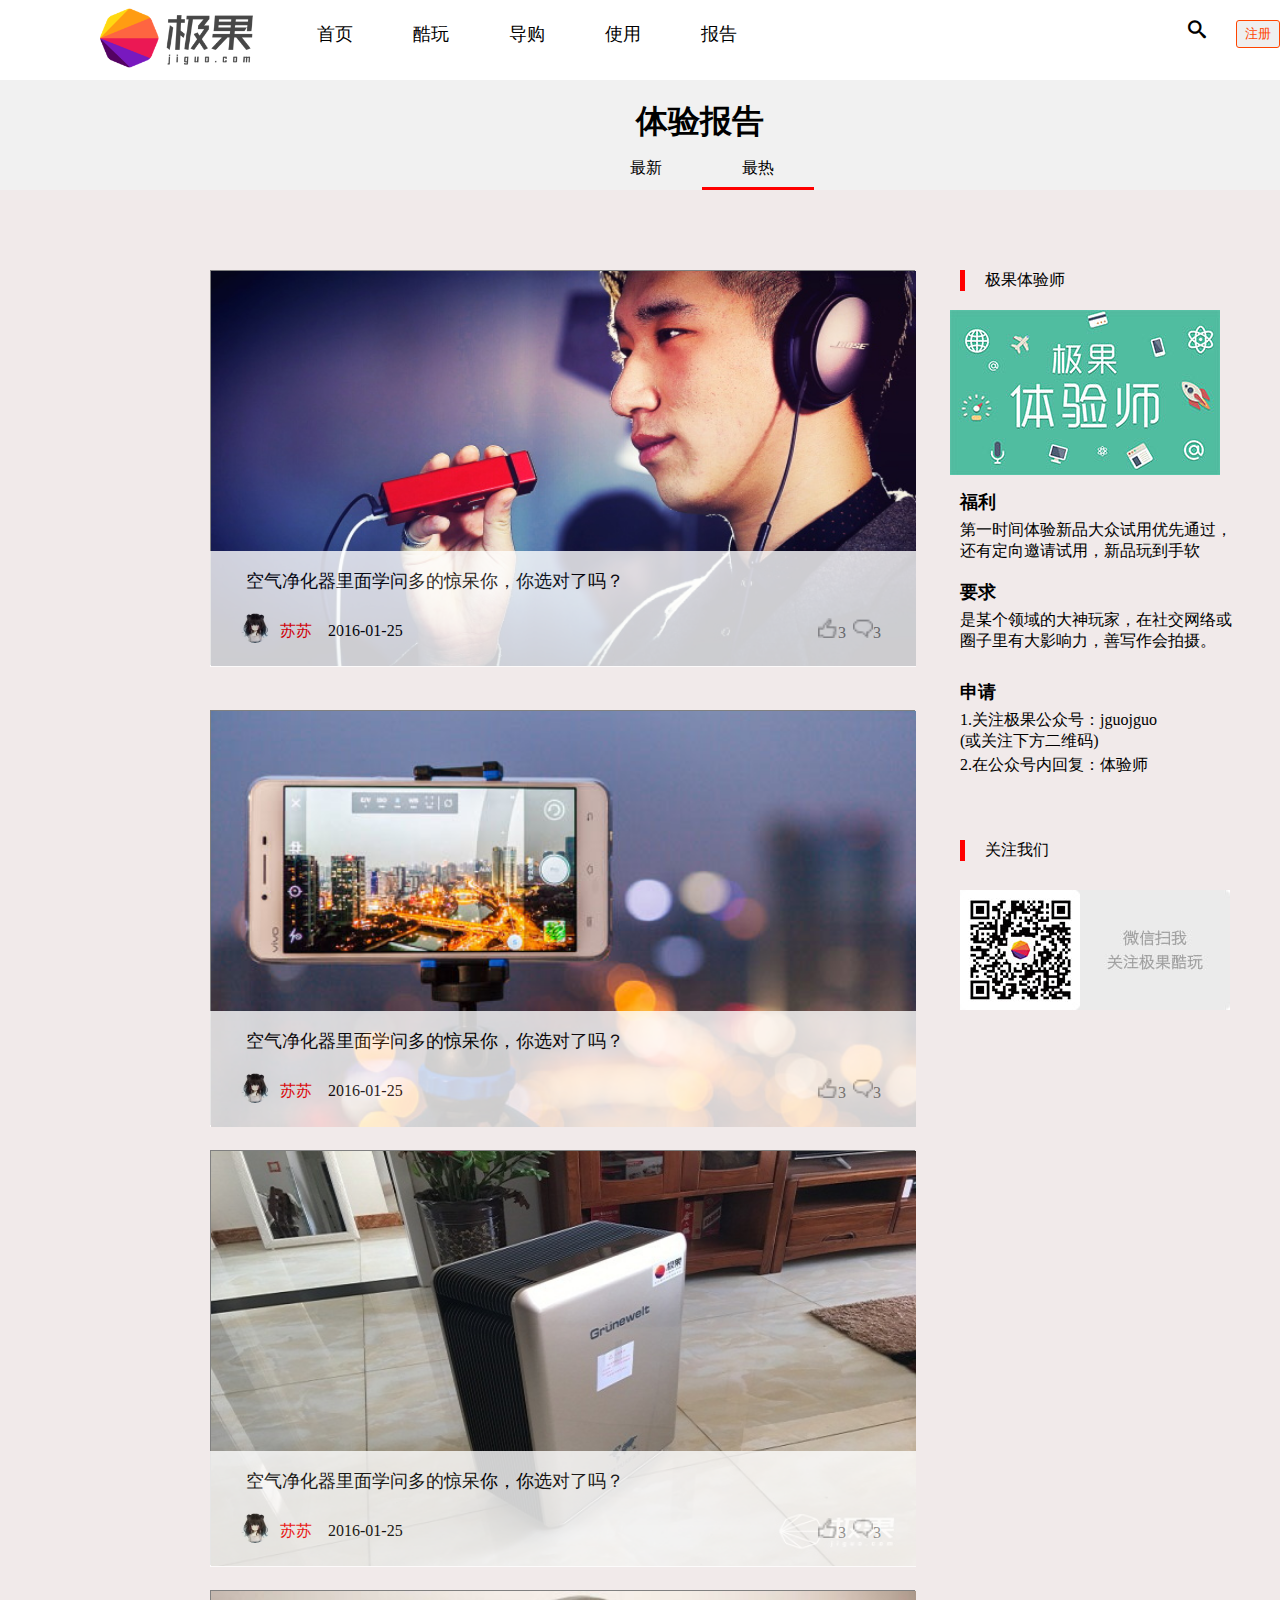
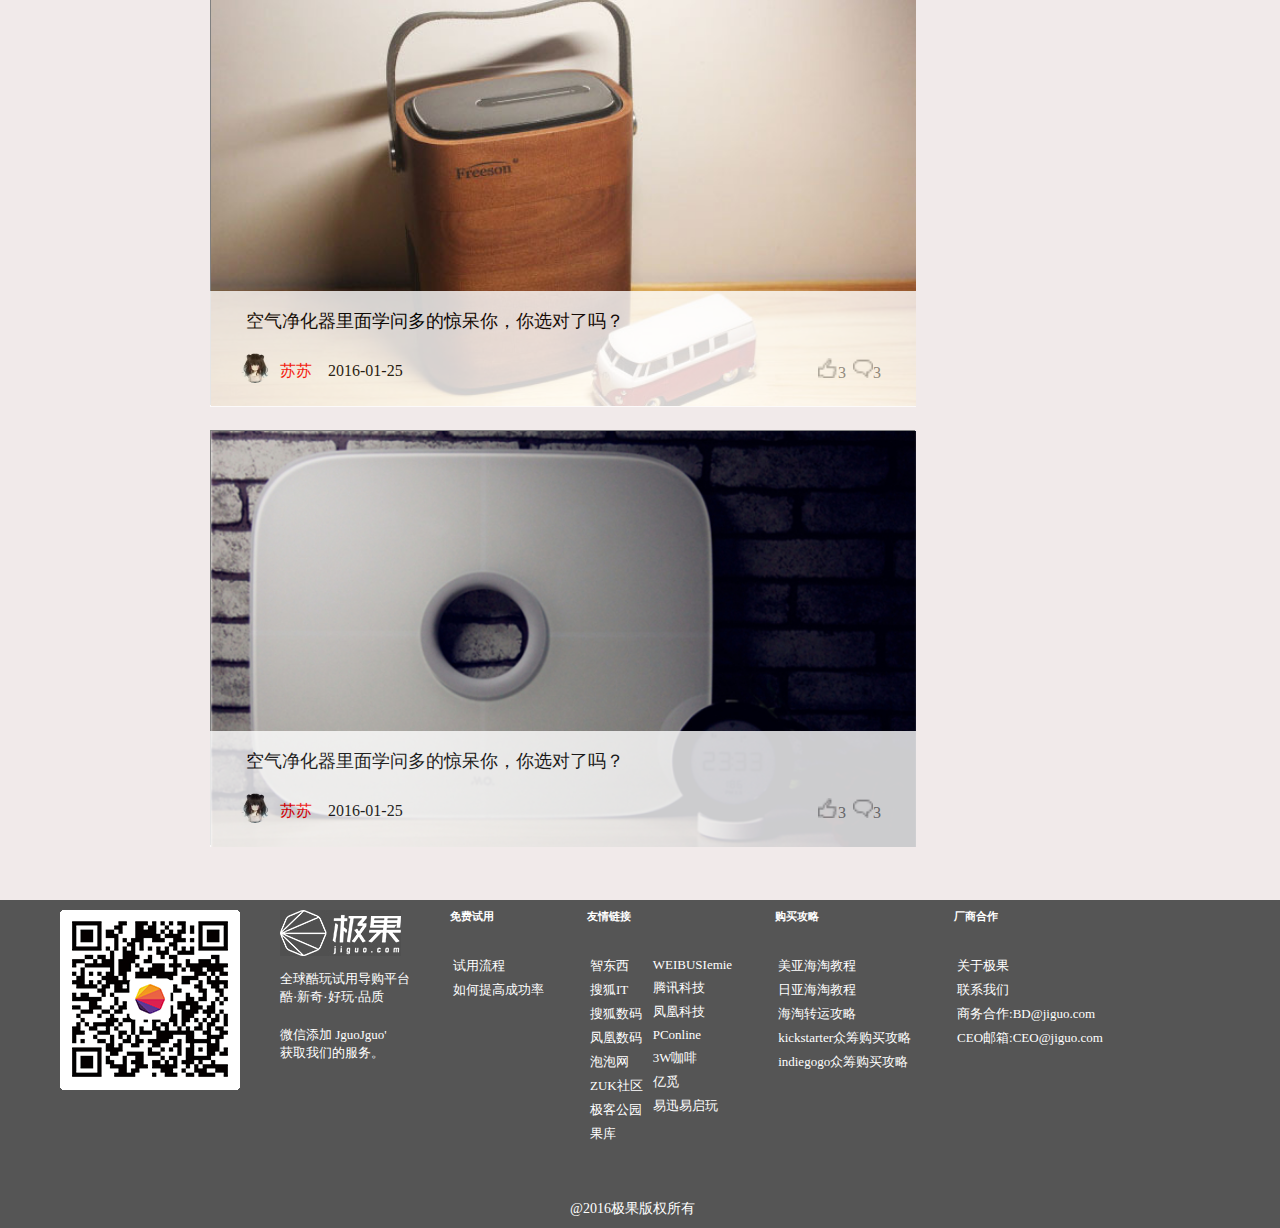
<file: report/report2.html>
<!DOCTYPE html>
<html lang="en">

	<head>
		<meta charset="UTF-8">
		<meta name="viewport" content="width=device-width, initial-scale=1.0">
		<title>最热</title>
		<link rel="stylesheet" href="../css/baogao2.css">
		<link rel="stylesheet" type="text/css" href="../css/public.css" />
		<style type="text/css">
			.clearfix:after {
				content: "";
				display: block;
				height: 0;
				clear: both;
				visibility: hidden;
			}
		
			.clearfix {
				*zoom: 1;
			}
		
			/* IE6、7 专有 */
		</style>
	</head>

	<body>
		<div class="box clearfix">
			<header class="mui-bar mui-bar-nav">
				<div class="icon">
					<img src="../images/logonew.png">
					<ul>
						<a href="../index.html"></a>
						<li>首页</li></a>
						<a href="../play/new.html">
							<li>酷玩</li>
						</a>
						<a href="../dgqd.html">
							<li>导购</li>
						</a>
						<a href="../trial.html">
							<li>使用</li>
						</a>
						<a href="report2.html">
							<li>报告</li>
						</a>
					</ul>
					<div class="surch">
						<span class="icomoon"></span>
						<button type="button">注册</button>
					</div>
				</div>
			</header>
			<h1>体验报告</h1>
			<div class="middle clearfix">
				<ul>
					<li class="newest">最新</li>
					<li class="hotest">最热</li>
				</ul>
				<div class="content clearfix">
					<div class="div1 clearfix">
						<img src="../images/bg8.jpg" alt="" class="img">
						<div class="wenben"><br>
							<p>&emsp;&emsp;空气净化器里面学问多的惊呆你，你选对了吗？</p>
							<img src="../images/tx.jpg" alt="" class="toux">
							<span>
								<font color="red">苏苏</font>&emsp;2016-01-25
							</span>
							<div class="zan"><img src="../images/zan.png" alt="">3</div>
							<div class="reply"><img src="../images/reply.png" alt="">3</div>
						</div>
					</div>
					<div class="div2 clearfix">
						<img src="../images/bg7.jpg" alt="" class="img">
						<div class="wenben"><br>
							<p>&emsp;&emsp;空气净化器里面学问多的惊呆你，你选对了吗？</p>
							<img src="../images/tx.jpg" alt="" class="toux">
							<span>
								<font color="red">苏苏</font>&emsp;2016-01-25
							</span>
							<div class="zan"><img src="../images/zan.png" alt="">3</div>
							<div class="reply"><img src="../images/reply.png" alt="">3</div>
						</div>
					</div>
					<div class="div3 clearfix">
						<img src="../images/bg6.jpg" alt="" class="img">
						<div class="wenben"><br>
							<p>&emsp;&emsp;空气净化器里面学问多的惊呆你，你选对了吗？</p>
							<img src="../images/tx.jpg" alt="" class="toux">
							<span>
								<font color="red">苏苏</font>&emsp;2016-01-25
							</span>
							<div class="zan"><img src="../images/zan.png" alt="">3</div>
							<div class="reply"><img src="../images/reply.png" alt="">3</div>
						</div>
					</div>
					<div class="div4 clearfix">
						<img src="../images/bg4.jpg" alt="" class="img">
						<div class="wenben"><br>
							<p>&emsp;&emsp;空气净化器里面学问多的惊呆你，你选对了吗？</p>
							<img src="../images/tx.jpg" alt="" class="toux">
							<span>
								<font color="red">苏苏</font>&emsp;2016-01-25
							</span>
							<div class="zan"><img src="../images/zan.png" alt="">3</div>
							<div class="reply"><img src="../images/reply.png" alt="">3</div>
						</div>
					</div>
					<div class="div5 clearfix">
						<img src="../images/bg5.jpg" alt="" class="img">
						<div class="wenben"><br>
							<p>&emsp;&emsp;空气净化器里面学问多的惊呆你，你选对了吗？</p>
							<img src="../images/tx.jpg" alt="" class="toux">
							<span>
								<font color="red">苏苏</font>&emsp;2016-01-25
							</span>
							<div class="zan"><img src="../images/zan.png" alt="">3</div>
							<div class="reply"><img src="../images/reply.png" alt="">3</div>
						</div>
					</div>
					<!-- <span class="more"><img src="../images/more.png" alt="">点击加载更多</span> -->
				</div>
				<div class="content-right clearfix">
					<span>极果体验师</span>
					<img src="../images/tiyanImg.jpg" alt="">
					<span>福利</span>
					<span>第一时间体验新品大众试用优先通过，还有定向邀请试用，新品玩到手软</span>
					<span>要求</span>
					<span>是某个领域的大神玩家，在社交网络或圈子里有大影响力，善写作会拍摄。</span>
					<span>申请</span>
					<span>1.关注极果公众号：jguojguo<br>(或关注下方二维码)</span>
					<span>2.在公众号内回复：体验师</span>
					<span>关注我们</span>
					<div class="guanzhu">
						<img src="../images/myCode.jpg" alt="">
					</div>
				</div>
			</div>
			
		</div>
<footer>
				<div class="footer_mes">
					<div class="f1"></div>
					<div class="f2">
						<img src="../images/logoImg.jpg">
						<p>全球酷玩试用导购平台<br>酷·新奇·好玩·品质</p>
						<p>微信添加 JguoJguo'<br>获取我们的服务。</p>
					</div>
					<div class="f3">
						<h6>免费试用</h6>
						<a>试用流程</a>
						<a>如何提高成功率</a>
					</div>
					<div class="f4">
						<h6>友情链接</h6>
						<ul>
							<li>
								<a>智东西</a>
								<a>搜狐IT</a>
								<a>搜狐数码</a>
								<a>凤凰数码</a>
								<a>泡泡网</a>
								<a>ZUK社区</a>
								<a>极客公园</a>
								<a>果库</a>
							</li>
							<li>
								<a>WEIBUSIemie</a>
								<a>腾讯科技</a>
								<a>凤凰科技</a>
								<a>PConline</a>
								<a>3W咖啡</a>
								<a>亿觅</a>
								<a>易迅易启玩</a>

							</li>
						</ul>
					</div>
					<div class="f5">
						<h6>购买攻略</h6>
						<a>美亚海淘教程</a>
						<a>日亚海淘教程</a>
						<a>海淘转运攻略</a>
						<a>kickstarter众筹购买攻略</a>
						<a>indiegogo众筹购买攻略</a>
					</div>
					<div class="f6">
						<h6>厂商合作</h6>
						<a>关于极果</a>
						<a>联系我们</a>
						<a>商务合作:BD@jiguo.com</a>
						<a>CEO邮箱:CEO@jiguo.com</a>
					</div>
				</div>
				<div class="banq">
					<p>@2016极果版权所有</p>
				</div>
			</footer>
	</body>
	<script>
		var newest = document.querySelector(".newest");
		newest.onclick = function() {
			window.location.href = "./report1.html";
		}
	</script>

</html>
</file>
<file: css/public.css>
* {
	margin: 0;
	padding: 0;
}

body {
	background: #f1f1f1;
	/* overflow-y:hidden; */
}

ul,
li {
	display: inline-block;
	list-style: none;
}

@font-face {
	font-family: 'icomoon';
	src: url('../fonts/icomoon.eot?ca2afz');
	src: url('../fonts/icomoon.eot?ca2afz#iefix') format('embedded-opentype'), url('../fonts/icomoon.ttf?ca2afz') format('truetype'), url('../fonts/icomoon.woff?ca2afz') format('woff'), url('fonts/icomoon.svg?ca2afz#icomoon') format('svg');
	font-weight: normal;
	font-style: normal;
	font-display: block;
}

.icomoon {
	font-family: icomoon;
	font-size: 18px;
	margin-right: 20px;
	cursor: pointer;
}

header {
	width: 100%;
	height: 80px;
	background-color: white;
}

.icon {
	width: 1200px;
	box-sizing: border-box;
	margin: 0 auto;
}

.icon img {
	height: 60px;
	margin-right: 30px;
}

.icon li {
	float: left;
	color: black;
	font-size: 18px;
	padding: 22px 30px;
	cursor: pointer;
}

.icon li:hover {
	color: orangered;
}

.icon .surch {
	/* display: inline-block; */
	float: right;
	padding: 20px;
}

.icon button {
	float: right;
	outline: none;
	cursor: pointer;
	padding: 4px 8px;
	margin-left: 10px;
	color: orangered;
	border-radius: 3px;
	border: 1px solid orangered;
}

/* 底部 */
footer {
	position: relative;
	z-index: 100;
	width: 100%;
	background-color: #555;
}

.footer_mes {
	width: 1200px;
	height: 300px;
	margin: 0 auto;
}

.footer_mes div {
	float: left;
	height: 200px;
	margin: 10px 20px;
	color: white;
}

.footer_mes .f1 {
	width: 180px;
	background: url(../images/code.png) no-repeat;
}

.footer_mes p {
	font-size: 13px;
	padding: 10px 0;

}

.footer_mes a {
	font-size: 13px;
}

.footer_mes h6 {
	margin-bottom: 30px;
}

.banq {
	color: white;
	width: 140px;
	font-size: 14px;
	margin: 0 auto;
	padding-bottom: 10px;
}

.footer_mes .f4 li {
	vertical-align: top;
}

.footer_mes a {
	display: block;
	text-decoration: none;
	color: white;
	padding: 3px;
}
ul li img:hover{
	opacity: 0.8;
	/* margin-bottom: 2px; */
	/* width: 250px; */
}
.icon a li.active_li {
    color: orangered;
}
</file>
<file: css/index.css>
#banner {
		width: 100%;
		margin: 0 auto;
		height: 300px;
		background: url(../images/original.jpg);
		background-position: -300px;
	}

	#banner .sq {
		position: relative;
		width: 1200px;
		margin: 0 auto;
	}

	#banner .sq .right {
		position: absolute;
		width: 210px;
		height: 300px;
		top: 100px;
		right: 100px;
		animation: zhuan .5s linear both;
	}

	@keyframes zhuan {
		0% {
			opacity: 0;
			transform: translate(265px, -100px);
		}

		100% {
			opacity: 1;
			transform: translate(0px);
		}
	}

	.right p {
		font-size: 20px;
		color: white;
		float: right;
		line-height: 50px;
	}

	.right span {
		font-size: 12px;
		color: white;
		line-height: 20px;
		float: right;
		margin-left: 10px;
		padding: 3px 5px;
		background-color: rgba(255, 255, 255, 0.2);
	}

	.right a {
		font-size: 14px;
		color: white;
		line-height: 30px;
		float: right;
		margin-top: 10px;
	}

	.right button {
		font-size: 16px;
		color: #F7FFFF;
		/* margin-left: 40px; */
		float: right;
		width: 150px;
		height: 35px;
		background-color: red;
		border: 1px solid red;
		margin-top: 10px;
		/* float: right; */
		border-radius: 2px;
		font-weight: bolder;
	}

	/* 报告精选 */
	.reports_select {
		width: 1200px;
		font-size: 15px;
		margin: 0 auto;
		margin-top: 20px;
	}

	.reports_select ul li {
		width: 250px;
		height: 270px;
		margin-left: 25px;
		margin-right: 20px;
		margin-top: 20px;
		border-radius: 8px;
		vertical-align: top;
		background-color: white;
	}

	.reports_select img {
		width: 250px;
		border-radius: 8px 8px 0 0;
	}

	.reports_select .reports_t {
		display: inline-block;
		width: 225px;
		margin: 0 auto;
		padding: 0px 10px;
		line-height: 0.5em;
		line-height: 30px;
	}

	.reports_pl {
		display: inline-block;
		width: 30px;
		height: 20px;
		float: right;

	}

	ul li .reports_pl img {
		width: 20px;
		height: 20px;
		vertical-align: auto;
	}

	.r_s1 {
		padding: 15px 10px;
		height: 30px;
		color: #CCCCCC;
	}

	h4 {
		padding: 10px 25px;
		font-size: 18px;
	}

	/* 精选导购 */
	.guide {
		width: 1200px;
		font-size: 15px;
		margin: 0 auto;
		margin-top: 20px;
		background-color: #FFFFFF;
	}

	.guide ul li {
		width: 250px;
		/* box-sizing: border-box; */
		height: 270px;
		margin-left: 25px;
		margin-right: 20px;
		margin-top: 20px;
		border-radius: 8px;
		vertical-align: top;
		background-color: white;
	}

	.guide img {
		width: 250px;
		border-radius: 8px 8px 0 0;
	}

	/* 酷玩 */
	.coldplay {
		width: 1200px;
		font-size: 15px;
		margin: 0 auto;
		margin-top: 20px;
	}

	.coldplay ul li {
		width: 250px;
		height: 270px;
		margin-left: 28px;
		margin-right: 20px;
		margin-top: 20px;
		border-radius: 8px;
		vertical-align: top;
		background-color: white;
	}

	.coldplay img {
		width: 250px;
		border-radius: 8px 8px 0 0;
	}

	.jz {
		font-size: 18px;
		width: 120px;
		padding: 50px 0;
		color: orangered;
		margin: 0 auto;
		cursor: pointer;
	}

	.jz img {
		width: 40px;
		margin-left: 30px;
		display: none;
	}

	.hot_box {
		width: 100%;
		height: 380px;
		background: #fff;
	}

	.hot_box .hot_car {
		position: relative;
		margin: 0 auto;
		width: 1000px;
		padding: 20px 0;
	}

	.hot_car .hot_prev {
		position: absolute;
		top: 50%;
		left: -40px;
		transform: translate(-50%, -50%);
		cursor: pointer;
	}

	.hot_car .hot_next {
		position: absolute;
		top: 50%;
		left: 1040px;
		transform: translate(-50%, -50%);
		cursor: pointer;
	}

	.hot_text {
		padding-bottom: 20px;
	}

	.swiper-container {
		width: 1000px;
		overflow: hidden;
	}

	.swiper-slide {
		position: relative;
		width: 1000px;
		height: 292px;
		overflow: hidden;
	}

	.silders {
		position: absolute;
		left: 1px;
		top: 0;
		width: 1040px;
		height: 292px;
	}

	.silders li {
		position: relative;
		float: left;
		width: 220px;
		height: 290px;
		margin-right: 38px;
		border: 1px solid #cfcfcf;
		border-radius: 5px;
		overflow: hidden;
	}

	.silders li:last-child {
		margin-right: 2px;
	}

	.silders_text {
		padding: 10px 10px;
		text-align: center;
		font-size: 15px;
	}

	.silders_text h3 {
		font-size: 15px;
		line-height: 1.5em;
	}

	.silders_text a {
		font-size: 10px;
		margin: 5px;
		display: inline-block;
		border: 1px solid tomato;
		border-radius: 5px;
		padding: 4px 10px;
		color: tomato;
	}

	.silders_text div:last-child a {
		font-size: 15px;
		border: 0;
	}

	.silders_text.active a {
		border: 1px solid yellowgreen;
		color: yellowgreen;
	}

	.silders_text span {
		display: inline-block;
		font-size: 15px;
		color: tomato;
		margin-top: 5px;
	}

	.silders_top {
		position: absolute;
		top: 0;
		right: 0;
		display: inline-block;
		padding: 5px 10px;
		background: orangered;
		color: #fff;
		border-radius: 0 0 0 5px;
	}

	.silders_top.active {
		background: #FFFFD6;
		color: goldenrod;
	}

	* {
		margin: 0;
		padding: 0;
	}

	@font-face {
		font-family: 'icomoon';
		src: url('../fonts/icomoon.eot?ca2afz');
		src: url('../fonts/icomoon.eot?ca2afz#iefix') format('embedded-opentype'),
			url('../fonts/icomoon.ttf?ca2afz') format('truetype'),
			url('../fonts/icomoon.woff?ca2afz') format('woff'),
			url('../fonts/icomoon.svg?ca2afz#icomoon') format('svg');
		font-weight: normal;
		font-style: normal;
		font-display: block;
	}

	.icomoon {
		font-family: icomoon;
	}

	label {
		display: inline-block;
		font-size: 20px;

		border: 1px solid #a2a2a2;
		margin: 10px;
	}

	i {
		font-style: normal;
		padding: 10px;
		vertical-align: middle;
	}

	input {
		border: 0;
		outline: none;
		height: 40px;
		width: 250px;
	}

	#wrop h4 {
		/* margin: 15px; */
		color: #a5a5a5;
	}

	.btn {
		width: 292px;
		margin-top: 15px;
	}

	#wrop .btn span {
		line-height: 40px;
		color: #595959;
	}

	#wrop .btn input {
		width: 15px;
		margin-left: 10px;
		float: left;
	}

	#wrop .btn button {
		width: 140px;
		height: 40px;
		background-color: orangered;
		outline: none;
		color: white;
		border: 0;
		border-radius: 20px;
		float: right;
	}

	#wrop .btn_zc {
		width: 292px;
		height: 30px;
		margin-top: 15px;
		padding: 10px;
	}

	#wrop .btn_zc a {
		text-decoration: none;

		color: #4C4C4C;
	}

	.zc {
		float: left;
	}

	.wj {
		float: right;
	}

	.wx {
		position: absolute;
		right: 20px;
	}

	#wrop .right {
		position: relative;
		float: right;
		margin-right: 20px;
		padding-left: 40px;
		border-left: 1px solid #a2a2a2;
	}

	.right i {
		color: orangered;
		font-style: normal;
	}

	#wrop .right span {
		font-size: 15px;
	}

	.left {
		float: left;
	}

	#wrop .group b {
		padding-left: 10px;
		color: #4C4C4C;
	}

	#wrop {
		width: 630px;
		height: 290px;
		padding: 20px;
		font-size: 16px;
		border-radius: 8px;
		background-color: white;
	}

	.ewm {
		width: 200px;
	}

	#big {
		position: absolute;
		z-index: 100;
		background-color: orangered;
		left: 25%;
		margin-top: 10%;
		width: 670px;
		height: 335px;
		border-radius: 8px;
		display: none;

	}

	.x {
		position: absolute;
		right: -20px;
		top: 10px;
		cursor: pointer;
		color: #A2A2A2;
		font-size: 16px;
	}

	.shadow {
		position: absolute;
		z-index: 100;
		top: 0;
		left: 0;
		width: 100%;
		height: 100%;
		background-color: rgba(0, 0, 0, 0.7);
		display: none;
	}

	.f4 a {
		color: #fff;
		text-decoration: none;
	}

	.f4 a:hover {
		color: blue;
	}
</file>
<file: css/dgqd.css>
*{
    padding:0;
    margin:0;
}
.box{
    width: 100%;
    border-top:1px solid #d0d0d0;
}
.yemei{
    width: 100%;
    height: 170px;
    background:#ffffff;
}
.yemei h1{
    text-align: center;
    color:#291618;
    font-family: 宋体;
    padding-top:10px;
}
.yemei ul{
    width: 100%;
    text-align: center;
    line-height: 1em;
    padding-top:88px;
    color: #b3ad9f;
}
.active{
    border-bottom:3px solid #fd5238;
    color:#fc532c;
}
.yemei ul li{
    width: 100px;
    padding:5px;
    padding-bottom: 10px; 
    cursor: pointer; 
}
.neir{
    width: 100%;
    background:#f7f7f7;
}
.neir-box{
    margin:0 auto;
    width:1200px;
    padding-top:20px;
}
/* zuixin */
.zuixin{
    display:none;
}
.zuixin-span{
    display: inline-block;
    width: 220px;
    height: 230px;
    border-radius: 8px;
    border:1px solid#ccc;
    margin:20px 37px; 
    vertical-align: top; 
    text-align: center;
}
.zt{
    font-size: 14px;
    
}
.zuixin-span img{
    border-radius:8px 8px 0 0 ;
    width: 220px;
    height: 131px;
}
.zuixin-span .a img{
    width: 13px;
    height: 12px;
}
.zuixin-span .a{
    float:right;
    margin-top:45px;
    margin-right: 3px;
    
}
.span1 img{
    width: 100%;
    height: 13px;
}
/* zuire */
body .zuier{
    display:none;
}
.zuire-span{
	position: relative;
    display: inline-block;
    width: 220px;
    height: 230px;
    border-radius: 8px;
    border:1px solid#ccc;
    margin:20px 37px;
    vertical-align: top; 
    text-align: center;
    
}
.zuire-span img{
    border-radius:8px 8px 0 0 ;
    width: 220px;
    height: 131px;
}
.zuire-span .a img{
    width: 13px;
    height: 12px;
}
.zuire-span .a{
    float:right;
    margin-top:45px;
    margin-right: 3px;
    
}
.zt{
    font-size: 14px;
    
}
.span1 img{
    width: 100%;
    height: 13px;
}
/* 点击加载 */
.jiaz{
    width: 100%;
}
.jiaz div{
    width: 100%;
    text-align: center;
    color:#ff3559;
    padding:80px 0;
    cursor: pointer;
}
.jiaz span{
    display: block;
}
.jiaz-img{
    display: none;
    width: 25px;
    height: 25px;
}
</file>
<file: css/help.css>
.cont {
  width: 1000px;
  margin: 20px auto;
  overflow: hidden;
}
.cont .cont-left {
  float: left;
  width: 270px;
  height: 320px;
  border-radius: 10px;
  margin-top: 30px;
  background-color: lightgrey;
}
.cont .cont-left span {
  display: block;
  width: 100px;
  padding: 30px 120px 5px 0px;
  margin-left: 20px;
  font-size: 20px;
  font-weight: bold;
  border-bottom: 1px solid gray;
}
.cont .cont-left h4 {
  margin: 10px 20px;
  cursor: pointer;
}
.cont .cont-left h4:hover {
  color: pink;
}
.cont .cont-left li {
  height: 30px;
  cursor: pointer;
  padding-left: 40px;
}
.cont .cont-left li:hover {
  color: orange;
}
.cont .cont-right {
  float: right;
  width: 700px;
  border-radius: 10px;
  margin-top: 30px;
  display: none;
  background-color: lightgray;
}
.cont .cont-right span {
  display: block;
  width: 300px;
  padding: 30px 300px 5px 0px;
  margin-left: 30px;
  font-size: 20px;
  font-weight: bold;
  border-bottom: 1px solid gray;
}
.cont .cont-right h3 {
  margin: 20px 30px;
}
.cont .cont-right h4 {
  margin: 30px;
}
.cont .cont-right .about {
  width: 90%;
  margin: 10px 30px;
  line-height: 1.5em;
}
.cont .cont-right ul {
  margin: 10px 50px;
}
.cont .cont-right {
  float: right;
  width: 700px;
  border-radius: 10px;
  margin-top: 30px;
  display: none;
  background-color: lightgray;
}
.cont .cont-right span {
  display: block;
  width: 300px;
  padding: 30px 300px 5px 0px;
  margin-left: 30px;
  font-size: 20px;
  font-weight: bold;
  border-bottom: 1px solid gray;
}
.cont .cont-right h3 {
  margin: 20px 30px;
}
.cont .cont-right h4 {
  margin: 20px 30px;
}
.cont .cont-right ul {
  margin: 10px 30px;
}
.cont .cont-right ul li {
  line-height: 1.5em;
}
.cont .cont-right .content-right2 {
  width: 700px;
  height: 650px;
}
.cont-right.active {
  display: block;
}
</file>
<file: css/trial.css>
.neir {
	width: 100%;
	border-top: 2px solid #d0d0d0;
	background-color: #ffffff;
}

.neir-box {
	width: 1200px;

	margin: 0 auto;
}

.neir-box-yemei {
	width: 100%;
	height: 173px;
	text-align: center;
	border-bottom: 2px solid #f2f2f2;
}

.neir-box-yemei h1 {
	text-align: center;
	color: #291618;
	font-family: 宋体;
	padding-top: 10px;
}

.neir-box-yemei ul {
	width: 100%;
	text-align: center;
	line-height: 1em;
	padding-top: 88px;
	color: #b3ad9f;
}

.active {
	border-bottom: 3px solid #fd5238;
	color: #fc532c;
}

.neir-box-yemei ul li {
	width: 100px;
	padding: 5px;
	padding-bottom: 10px;
	cursor: pointer;
}

.dzts {
	width: 100%;
	background: #f7f7f7;
}

.xuanx {
	text-align: center;
	width: 100%;
	height: 50px;
	background: #ffffff;

}

.xuanx ul {
	width: 100%;
	color: #ccc;
}

.xuanx li {
	margin-top: 20px;
	width: 150px;
	cursor: pointer;
}

.li1 {
	font-weight: bold;
	color: #000;
}

.dzsy {
	display: block;
}

/* 大众使用 */
.dzsy-neir {
	display: block;
	width: 100%;
	background-color: #f7f7f7;
}

.neir-span {
	display: inline-block;
	width: 225px;
	height: 290px;
	background-size: 225px 130px !important;
	background-repeat: no-repeat !important;
	border-radius: 8px;
	overflow: hidden;
	border: 1px solid #ccc;
	margin: 20px 34px;
}

.div {
	display: inline-block;
	padding: 2px 5px;
	color: #fff;
	background: #fd5643;
	float: right;
	font-size: 13px;
	border-radius: 0 0 0 5px;
}

.span1 {
	display: inline-block;
	text-align: center;
	margin-top: 106px;
	padding: 10px 0;
	font-size: 18px;
}

.div1 {
	display: inline-block;
	color: #ccc;
	font-size: 13px;
	border-radius: 5px;
	padding: 3px;
	margin-left: 69px;
	border: 1px solid #ccc;
}

.div2 {
	display: inline-block;
	color: #ccc;
	font-size: 13px;
	margin-left: 10px;
	border-radius: 5px;
	padding: 3px;
	border: 1px solid #ccc;
}

.div3 {
	margin-top: 8px;
	text-align: center;
}

.div3 span {
	color: red;
}

.div4 {
	text-align: center;
	color: #ccc;
}

/* 申请中 */
.neir-sqz {
	display: none;
	width: 100%;
	background-color: #f7f7f7;
}

.sqz-span {
	display: inline-block;
	width: 225px;
	height: 290px;
	background: url(../images/hot3.jpg);
	background-size: 225px 130px;
	background-repeat: no-repeat;
	border-radius: 8px;
	overflow: hidden;
	border: 1px solid #ccc;
	margin: 20px 34px;
}

/* 使用中 */
.neir-syz {
	display: none;
	width: 100%;
	background-color: #f7f7f7;
}

.syz-span {
	display: inline-block;
	width: 225px;
	height: 290px;
	background: url(../images/hot4.jpg);
	background-size: 225px 130px;
	background-repeat: no-repeat;
	border-radius: 8px;
	overflow: hidden;
	border: 1px solid #ccc;
	margin: 20px 34px;
}

/* 已结束 */
.neir-yjs {
	display: none;
	width: 100%;
	background-color: #f7f7f7;
}

.yjs-span {
	display: inline-block;
	width: 225px;
	height: 290px;
	background: url(../images/hot5.jpg);
	background-size: 225px 130px;
	background-repeat: no-repeat;
	border-radius: 8px;
	overflow: hidden;
	border: 1px solid #ccc;
	margin: 20px 34px;
}

/* 体验师专享 */
.tyszx {
	display: none;
}

.tyszx-neir {
	width: 100%;
	display: block;
	background-color: #f7f7f7;
}

.li2 {
	cursor: pointer;
}

.tyszx-span {
	display: inline-block;
	width: 225px;
	height: 290px;
	background: url(../images/hot1.jpg);
	background-size: 225px 130px;
	background-repeat: no-repeat;
	border-radius: 8px;
	overflow: hidden;
	border: 1px solid #ccc;
	margin: 20px 34px;
}

.sf {
	display: inline-block;
	padding: 2px 5px;
	color: #b2ad85;
	background: #fef4d1;
	float: right;
	font-size: 13px;
	border-radius: 0 0 0 5px;
}

/* 申请中 */
.tyszx-sqz {
	display: none;
	width: 100%;
	background-color: #f7f7f7;
}

.tyszx-sqz-span {
	display: inline-block;
	width: 225px;
	height: 290px;
	background: url(../images/hot2.jpg);
	background-size: 225px 130px;
	background-repeat: no-repeat;
	border-radius: 8px;
	overflow: hidden;
	border: 1px solid #ccc;
	margin: 20px 34px;
}

/* 使用中 */
.tyszx-syz {
	display: none;
	width: 100%;
	background-color: #f7f7f7;
}

.tyszx-syz-span {
	display: inline-block;
	width: 225px;
	height: 290px;
	background: url(../images/hot3.jpg);
	background-size: 225px 130px;
	background-repeat: no-repeat;
	border-radius: 8px;
	overflow: hidden;
	border: 1px solid #ccc;
	margin: 20px 34px;
}

/* 已结束 */
.tyszx-yjs {
	display: none;
	width: 100%;
	background-color: #f7f7f7;
}

.tyszx-yjs-span {
	display: inline-block;
	width: 225px;
	height: 290px;
	background: url(../images/hot4.jpg);
	background-size: 225px 130px;
	background-repeat: no-repeat;
	border-radius: 8px;
	overflow: hidden;
	border: 1px solid #ccc;
	margin: 20px 34px;
}

.li2 {
	font-weight: bold;
	color: #000;
}
</file>
<file: css/new.css>
#main {
	width: 100%;
	/* height: 500px; */
	/* background-color: white; */
}

.title {
	width: 1200px;
	background-color: white;
	margin: 0 auto;
	text-align: center;
}

h2 {
	padding: 30px;
	font-weight: 200;
}

.title li {
	width: 120px;
	font-size: 16px;
	padding: 10px;
	color: #bababa;
	cursor: pointer;
	margin-bottom: 5px;
}

.title .active {
	color: orangered;
	border-bottom: 3px solid orangered;
}

.content {
	width: 1200px;
	/* height: 1180px; */
	font-size: 15px;
	margin: 0 auto;
}



.content ul li {
	width: 250px;
	height: 270px;
	margin-left: 28px;
	margin-right: 20px;
	margin-top: 20px;
	border-radius: 8px;
	vertical-align: top;
	background-color: white;

}

.content img {
	width: 250px;
	border-radius: 8px 8px 0 0;
}

.content .reports_t {
	display: inline-block;
	width: 225px;
	margin: 0 auto;
	padding: 0px 10px;
	/* line-height: 0.5em; */
	/* line-height: 30px; */
}

.reports_pl {
	display: inline-block;
	width: 30px;
	height: 20px;
	float: right;
}

ul li .reports_pl img {
	width: 20px;
	height: 20px;
	vertical-align: auto;
}

.r_s1 {
	padding: 15px 10px;
	height: 30px;
	color: #cc1d06;
}

.content .active_ul {
	display: block;
}
.life {
	width: 1200px;
	margin: 0 auto;
	margin-top: 20px;
	background-color: white;
	border-radius: 8px;
}

.life h4 {
	padding: 0 10px;
	border-left: 4px solid orangered;
}

.igo {
	width: 1200px;
	margin: 20px 30px;
	height: 150px;
}

.igo img {
	width: 100px;
	transition: all 0.3s linear;
}

.igo img:hover {
	transform: scale(1.3);
	transform: rotate(360deg);
}

.igo a {
	font-size: 12px;
	color: #BABABA;
	text-align: center;
}

.xux {
	width: 1200px;
	padding: 20px 0;
	border-top: 1px dashed #555555;
}

.xux a {
	color: #BABABA;
	width: 130px;
	/* display: inline-block; */
	padding: 5px 30px;
	text-align: center;
}

.jz {
	position: relative;
	margin-bottom: 0;
	font-size: 18px;
	width: 120px;
	color: orangered;
	margin: 50px auto;
	cursor: pointer;
}

.jz img {
	margin-left: 30px;
	width: 40px;
	display: none;
}

.xia1 {
	width: 100px;
	text-align: center;
	float: left;
	margin: 5px 10px;
}

.top_center {
	padding-top: 20px;
	border-top: 1px dashed #8D8D8D;
	padding-bottom: 20px;
}

.top_center a {
	color: #CFCFCF;
	padding: 68px;
}
</file>
<file: css/baogao.css>
* {
  margin: 0;
  padding: 0;
  box-sizing: border-box;
}
ul,
li {
  list-style: none;
  cursor: pointer;
}
.box {
  position: relative;
  width: 1400px;
  height: 2700px;
  margin: 0 auto;
}
.box .header {
  position: absolute;
  width: 1200px;
  height: 75px;
  border-bottom: 1px solid gray;
  background-color: white;
}
.box .header .logo img {
  /* margin-left: 200px; */
  margin-top: 10px;
  height: 50px;
}
.box .header #title {
  position: absolute;
  height: 75px;
  top: 10px;
  left: 400px;
}
.box .header #title li {
  float: left;
  width: 90px;
  font-size: 18px;
  height: 75px;
  line-height: 50px;
  color: black;
}
.box .header #title li:hover {
  color: red;
}
.box .header .search {
  position: absolute;
  top: 25px;
  right: 320px;
}
.box .header span {
  position: absolute;
  top: 20px;
  right: 250px;
  padding: 5px 8px;
  font-size: 16px;
  border: 1px solid red;
  color: red;
  border-radius: 5px;
  cursor: pointer;
}
.box .header span:last-of-type {
  position: absolute;
  right: 190px;
}
.box h1 {
  position: absolute;
  top: 100px;
  left: 50%;
  transform: translate(-50%);
}
.box .middle {
  position: absolute;
  top: 150px;
  width: 100%;
  height: 100%;
}
.box .middle ul {
  position: absolute;
  top: 0;
  left: 590px;
}
.box .middle ul li {
  float: left;
  padding: 8px 40px;
}
.box .middle ul li:first-of-type {
  border-bottom: 5px solid red;
}
.box .middle .content {
  position: absolute;
  top: 40px;
  width: 100%;
  height: 100%;
  background-color: #f1eaea;
}
.box .middle .content .img {
  width: 705px;
}
.box .middle .content p {
  font-size: 18px;
}
.box .middle .content .toux {
  margin: 20px 0 20px 30px;
  width: 30px;
  height: 30px;
  border-radius: 50%;
}
.box .middle .content .wenben {
  position: absolute;
  width: 706px;
  bottom: -3px;
  left: -1px;
  background-color: white;
  opacity: 0.8;
}
.box .middle .content .div1 {
  position: absolute;
  top: 80px;
  left: 210px;
  width: 705px;
  height: 395px;
  border: 1px solid gray;
}
.box .middle .content .div1 span:first-of-type {
  position: absolute;
  bottom: 25px;
  left: 70px;
}
.box .middle .content .div1 .zan {
  /* z-index: 10; */
  position: absolute;
  bottom: 25px;
  right: 70px;
  color: gray;
}
.box .middle .content .div1 .zan img {
  width: 20px;
  height: 20px;
}
.box .middle .content .div1 .reply {
  /* z-index: 10; */
  position: absolute;
  bottom: 25px;
  right: 35px;
  color: gray;
}
.box .middle .content .div1 .reply img {
  width: 20px;
  height: 20px;
}
.box .middle .content .div2 {
  position: absolute;
  top: 520px;
  left: 210px;
  width: 705px;
  height: 415px;
  border: 1px solid gray;
}
.box .middle .content .div2 span:first-of-type {
  position: absolute;
  bottom: 25px;
  left: 70px;
}
.box .middle .content .div2 .zan {
  /* z-index: 10; */
  position: absolute;
  bottom: 25px;
  right: 70px;
  color: gray;
}
.box .middle .content .div2 .zan img {
  width: 20px;
  height: 20px;
}
.box .middle .content .div2 .reply {
  /* z-index: 10; */
  position: absolute;
  bottom: 25px;
  right: 35px;
  color: gray;
}
.box .middle .content .div2 .reply img {
  width: 20px;
  height: 20px;
}
.box .middle .content .div3 {
  position: absolute;
  top: 960px;
  left: 210px;
  width: 705px;
  height: 415px;
  border: 1px solid gray;
}
.box .middle .content .div3 span:first-of-type {
  position: absolute;
  bottom: 25px;
  left: 70px;
}
.box .middle .content .div3 .zan {
  z-index: 10;
  position: absolute;
  bottom: 25px;
  right: 70px;
  color: gray;
}
.box .middle .content .div3 .zan img {
  width: 20px;
  height: 20px;
}
.box .middle .content .div3 .reply {
  /* z-index: 10; */
  position: absolute;
  bottom: 25px;
  right: 35px;
  color: gray;
}
.box .middle .content .div3 .reply img {
  width: 20px;
  height: 20px;
}
.box .middle .content .div4 {
  position: absolute;
  top: 1400px;
  left: 210px;
  width: 705px;
  height: 415px;
  border: 1px solid gray;
}
.box .middle .content .div4 span:first-of-type {
  position: absolute;
  bottom: 25px;
  left: 70px;
}
.box .middle .content .div4 .zan {
  /* z-index: 10; */
  position: absolute;
  bottom: 25px;
  right: 70px;
  color: gray;
}
.box .middle .content .div4 .zan img {
  width: 20px;
  height: 20px;
}
.box .middle .content .div4 .reply {
  /* z-index: 10; */
  position: absolute;
  bottom: 25px;
  right: 35px;
  color: gray;
}
.box .middle .content .div4 .reply img {
  width: 20px;
  height: 20px;
}
.box .middle .content .div5 {
  position: absolute;
  top: 1840px;
  left: 210px;
  width: 705px;
  height: 415px;
  border: 1px solid gray;
}
.box .middle .content .div5 span:first-of-type {
  position: absolute;
  bottom: 25px;
  left: 70px;
}
.box .middle .content .div5 .zan {
  /* z-index: 10; */
  position: absolute;
  bottom: 25px;
  right: 70px;
  color: gray;
}
.box .middle .content .div5 .zan img {
  width: 20px;
  height: 20px;
}
.box .middle .content .div5 .reply {
  z-index: 10;
  position: absolute;
  bottom: 25px;
  right: 35px;
  color: gray;
}
.box .middle .content .div5 .reply img {
  width: 20px;
  height: 20px;
}
.box .middle .content .more {
  position: absolute;
  left: 490px;
  bottom: 380px;
  left: 450px;
  color: red;
  cursor: pointer;
}
.box .middle .content-right {
  position: absolute;
  top: 160px;
  left: 950px;
  width: 280px;
  height: 800px;
}
.box .middle .content-right span {
  position: absolute;
  top: -40px;
  left: 10px;
  padding: 0 20px;
  border-left: 5px solid red;
}
.box .middle .content-right span:nth-of-type(2) {
  display: inline-block;
  width: 280px;
  border: none;
  padding: 0;
  font-size: 18px;
  font-weight: bold;
  margin-top: 220px;
  margin-left: 0px;
}
.box .middle .content-right span:nth-of-type(3) {
  display: inline-block;
  width: 280px;
  border: none;
  padding: 0;
  margin-top: 250px;
  margin-left: 0px;
}
.box .middle .content-right span:nth-of-type(4) {
  display: inline-block;
  width: 280px;
  font-size: 18px;
  font-weight: bold;
  border: none;
  padding: 0;
  margin-top: 310px;
  margin-left: 0px;
}
.box .middle .content-right span:nth-of-type(5) {
  display: inline-block;
  width: 280px;
  border: none;
  padding: 0;
  margin-top: 340px;
  margin-left: 0px;
}
.box .middle .content-right span:nth-of-type(6) {
  display: inline-block;
  width: 280px;
  font-size: 18px;
  font-weight: bold;
  border: none;
  padding: 0;
  margin-top: 410px;
  margin-left: 0px;
}
.box .middle .content-right span:nth-of-type(7) {
  display: inline-block;
  width: 280px;
  border: none;
  padding: 0;
  margin-top: 440px;
  margin-left: 0px;
}
.box .middle .content-right span:nth-of-type(8) {
  display: inline-block;
  width: 280px;
  border: none;
  padding: 0;
  margin-top: 485px;
  margin-left: 0px;
}
.box .middle .content-right span:nth-of-type(9) {
  display: inline-block;
  width: 280px;
  border-left: 5px solid red;
  padding: 0 20px;
  margin-top: 570px;
  margin-left: 0px;
}
.box .middle .content-right .guanzhu {
  position: absolute;
  top: 580px;
  left: 10px;
}
</file>
<file: css/baogao2.css>
* {
  margin: 0;
  padding: 0;
  box-sizing: border-box;
}
ul,
li {
  list-style: none;
  cursor: pointer;
}
.box {
  position: relative;
  width: 1400px;
  height: 2500px;
  margin: 0 auto;
}
.box .header {
  position: absolute;
  width: 1400px;
  height: 75px;
  border-bottom: 1px solid gray;
  background-color: white;
}
.box .header .logo img {
  margin-left: 200px;
  margin-top: 10px;
  height: 50px;
}
.box .header #title {
  position: absolute;
  height: 75px;
  top: 10px;
  left: 400px;
}
.box .header #title li {
  float: left;
  width: 90px;
  font-size: 18px;
  height: 75px;
  line-height: 50px;
  color: black;
}
.box .header #title li:hover {
  color: red;
}
.box .header .search {
  position: absolute;
  top: 25px;
  right: 320px;
}
.box .header span {
  position: absolute;
  top: 20px;
  right: 250px;
  padding: 5px 8px;
  font-size: 16px;
  border: 1px solid red;
  color: red;
  border-radius: 5px;
  cursor: pointer;
}
.box .header span:last-of-type {
  position: absolute;
  right: 190px;
}
.box h1 {
  position: absolute;
  top: 100px;
  left: 50%;
  transform: translate(-50%);
}
.box .middle {
  position: absolute;
  top: 150px;
  width: 100%;
  height: 100%;
}
.box .middle ul {
  position: absolute;
  top: 0;
  left: 590px;
}
.box .middle ul li {
  float: left;
  padding: 8px 40px;
}
.box .middle ul li:last-of-type {
  border-bottom: 5px solid red;
}
.box .middle .content {
  position: absolute;
  top: 40px;
  width: 100%;
  height: 100%;
  background-color: #f1eaea;
}
.box .middle .content .img {
  width: 705px;
}
.box .middle .content p {
  font-size: 18px;
}
.box .middle .content .toux {
  margin: 20px 0 20px 30px;
  width: 30px;
  height: 30px;
  border-radius: 50%;
}
.box .middle .content .wenben {
  position: absolute;
  width: 706px;
  bottom: -3px;
  left: -1px;
  background-color: white;
  opacity: 0.8;
}
.box .middle .content .div1 {
  position: absolute;
  top: 80px;
  left: 210px;
  width: 705px;
  height: 395px;
  border: 1px solid gray;
}
.box .middle .content .div1 span:first-of-type {
  position: absolute;
  bottom: 25px;
  left: 70px;
}
.box .middle .content .div1 .zan {
  z-index: 10;
  position: absolute;
  bottom: 25px;
  right: 70px;
  color: gray;
}
.box .middle .content .div1 .zan img {
  width: 20px;
  height: 20px;
}
.box .middle .content .div1 .reply {
  z-index: 10;
  position: absolute;
  bottom: 25px;
  right: 35px;
  color: gray;
}
.box .middle .content .div1 .reply img {
  width: 20px;
  height: 20px;
}
.box .middle .content .div2 {
  position: absolute;
  top: 520px;
  left: 210px;
  width: 705px;
  height: 415px;
  border: 1px solid gray;
}
.box .middle .content .div2 span:first-of-type {
  position: absolute;
  bottom: 25px;
  left: 70px;
}
.box .middle .content .div2 .zan {
  z-index: 10;
  position: absolute;
  bottom: 25px;
  right: 70px;
  color: gray;
}
.box .middle .content .div2 .zan img {
  width: 20px;
  height: 20px;
}
.box .middle .content .div2 .reply {
  z-index: 10;
  position: absolute;
  bottom: 25px;
  right: 35px;
  color: gray;
}
.box .middle .content .div2 .reply img {
  width: 20px;
  height: 20px;
}
.box .middle .content .div3 {
  position: absolute;
  top: 960px;
  left: 210px;
  width: 705px;
  height: 415px;
  border: 1px solid gray;
}
.box .middle .content .div3 span:first-of-type {
  position: absolute;
  bottom: 25px;
  left: 70px;
}
.box .middle .content .div3 .zan {
  z-index: 10;
  position: absolute;
  bottom: 25px;
  right: 70px;
  color: gray;
}
.box .middle .content .div3 .zan img {
  width: 20px;
  height: 20px;
}
.box .middle .content .div3 .reply {
  z-index: 10;
  position: absolute;
  bottom: 25px;
  right: 35px;
  color: gray;
}
.box .middle .content .div3 .reply img {
  width: 20px;
  height: 20px;
}
.box .middle .content .div4 {
  position: absolute;
  top: 1400px;
  left: 210px;
  width: 705px;
  height: 415px;
  border: 1px solid gray;
}
.box .middle .content .div4 span:first-of-type {
  position: absolute;
  bottom: 25px;
  left: 70px;
}
.box .middle .content .div4 .zan {
  z-index: 10;
  position: absolute;
  bottom: 25px;
  right: 70px;
  color: gray;
}
.box .middle .content .div4 .zan img {
  width: 20px;
  height: 20px;
}
.box .middle .content .div4 .reply {
  z-index: 10;
  position: absolute;
  bottom: 25px;
  right: 35px;
  color: gray;
}
.box .middle .content .div4 .reply img {
  width: 20px;
  height: 20px;
}
.box .middle .content .div5 {
  position: absolute;
  top: 1840px;
  left: 210px;
  width: 705px;
  height: 415px;
  border: 1px solid gray;
}
.box .middle .content .div5 span:first-of-type {
  position: absolute;
  bottom: 25px;
  left: 70px;
}
.box .middle .content .div5 .zan {
  z-index: 10;
  position: absolute;
  bottom: 25px;
  right: 70px;
  color: gray;
}
.box .middle .content .div5 .zan img {
  width: 20px;
  height: 20px;
}
.box .middle .content .div5 .reply {
  z-index: 10;
  position: absolute;
  bottom: 25px;
  right: 35px;
  color: gray;
}
.box .middle .content .div5 .reply img {
  width: 20px;
  height: 20px;
}
.box .middle .content .more {
  position: absolute;
  left: 490px;
  bottom: 380px;
  left: 450px;
  color: red;
  cursor: pointer;
}
.box .middle .content-right {
  position: absolute;
  top: 160px;
  left: 950px;
  width: 280px;
  height: 800px;
}
.box .middle .content-right span {
  position: absolute;
  top: -40px;
  left: 10px;
  padding: 0 20px;
  border-left: 5px solid red;
}
.box .middle .content-right span:nth-of-type(2) {
  display: inline-block;
  width: 280px;
  border: none;
  padding: 0;
  font-size: 18px;
  font-weight: bold;
  margin-top: 220px;
  margin-left: 0px;
}
.box .middle .content-right span:nth-of-type(3) {
  display: inline-block;
  width: 280px;
  border: none;
  padding: 0;
  margin-top: 250px;
  margin-left: 0px;
}
.box .middle .content-right span:nth-of-type(4) {
  display: inline-block;
  width: 280px;
  font-size: 18px;
  font-weight: bold;
  border: none;
  padding: 0;
  margin-top: 310px;
  margin-left: 0px;
}
.box .middle .content-right span:nth-of-type(5) {
  display: inline-block;
  width: 280px;
  border: none;
  padding: 0;
  margin-top: 340px;
  margin-left: 0px;
}
.box .middle .content-right span:nth-of-type(6) {
  display: inline-block;
  width: 280px;
  font-size: 18px;
  font-weight: bold;
  border: none;
  padding: 0;
  margin-top: 410px;
  margin-left: 0px;
}
.box .middle .content-right span:nth-of-type(7) {
  display: inline-block;
  width: 280px;
  border: none;
  padding: 0;
  margin-top: 440px;
  margin-left: 0px;
}
.box .middle .content-right span:nth-of-type(8) {
  display: inline-block;
  width: 280px;
  border: none;
  padding: 0;
  margin-top: 485px;
  margin-left: 0px;
}
.box .middle .content-right span:nth-of-type(9) {
  display: inline-block;
  width: 280px;
  border-left: 5px solid red;
  padding: 0 20px;
  margin-top: 570px;
  margin-left: 0px;
}
.box .middle .content-right .guanzhu {
  position: absolute;
  top: 580px;
  left: 10px;
}
</file>
